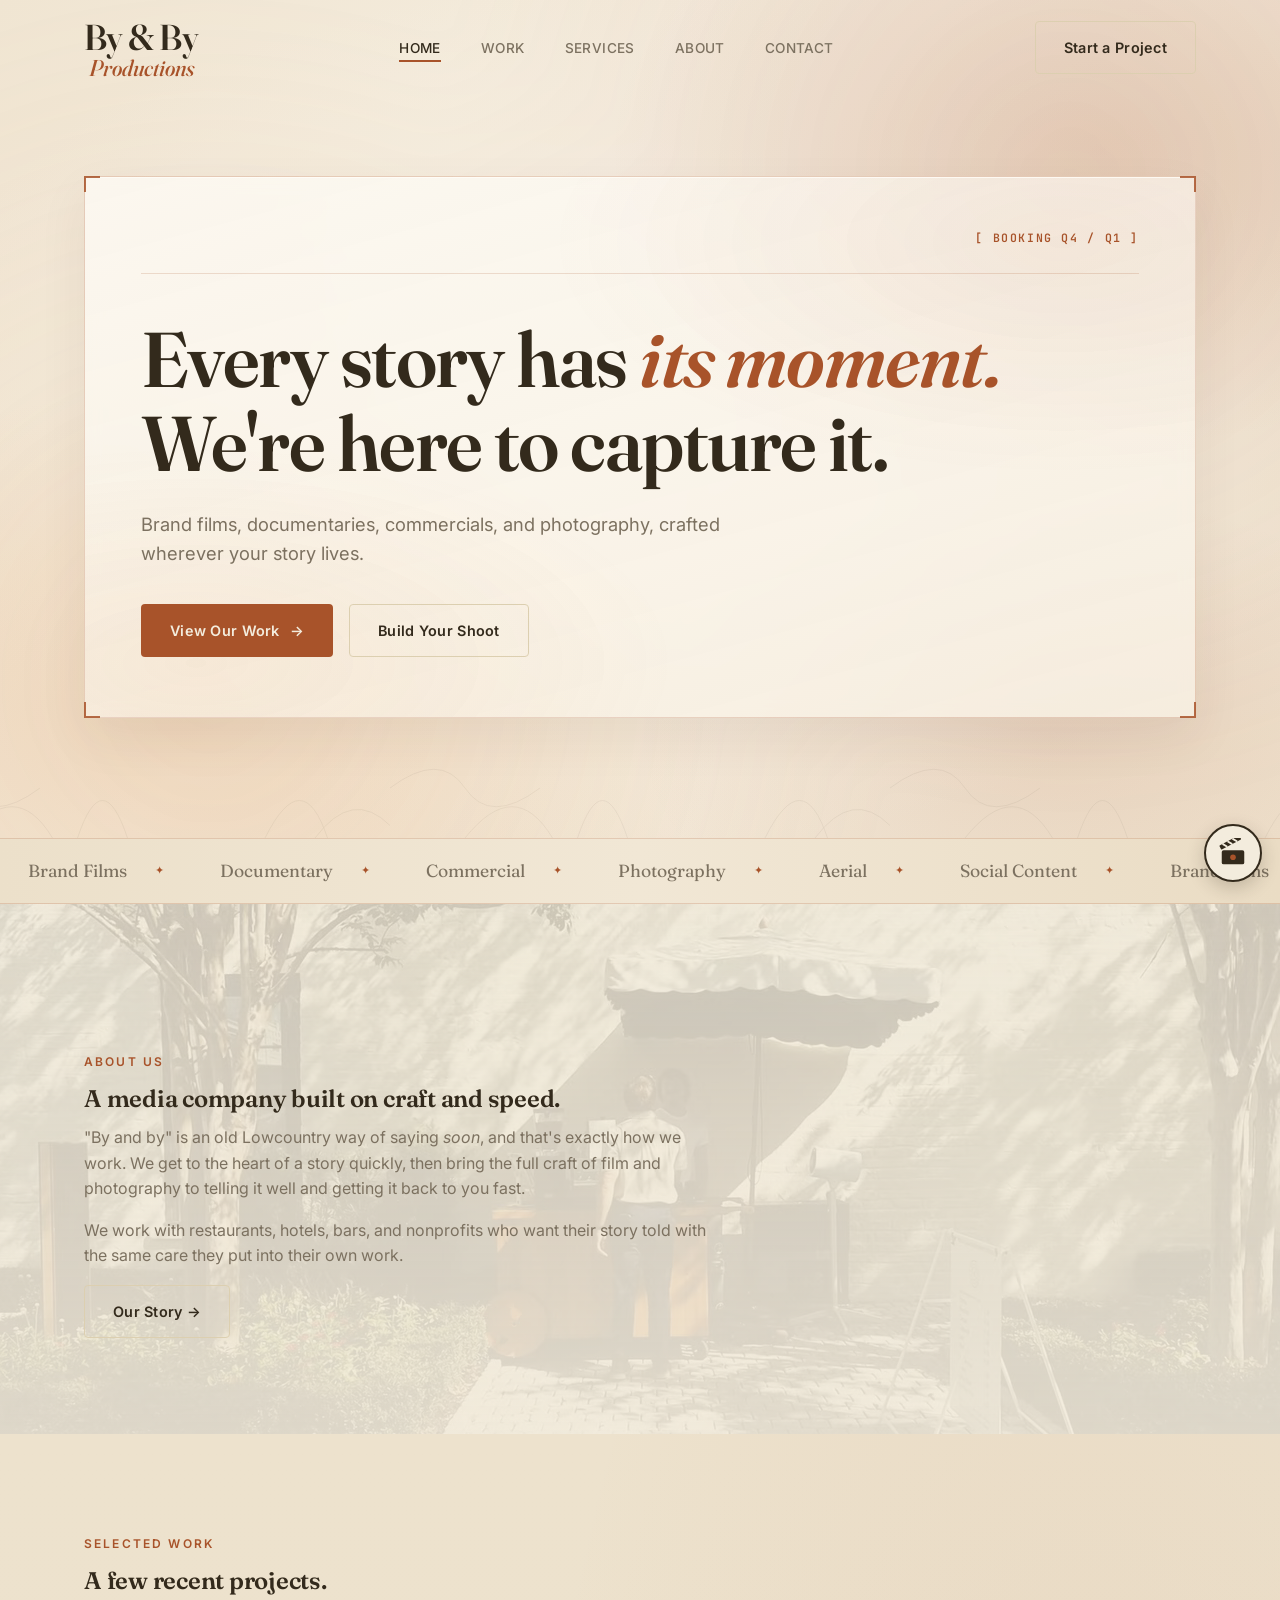
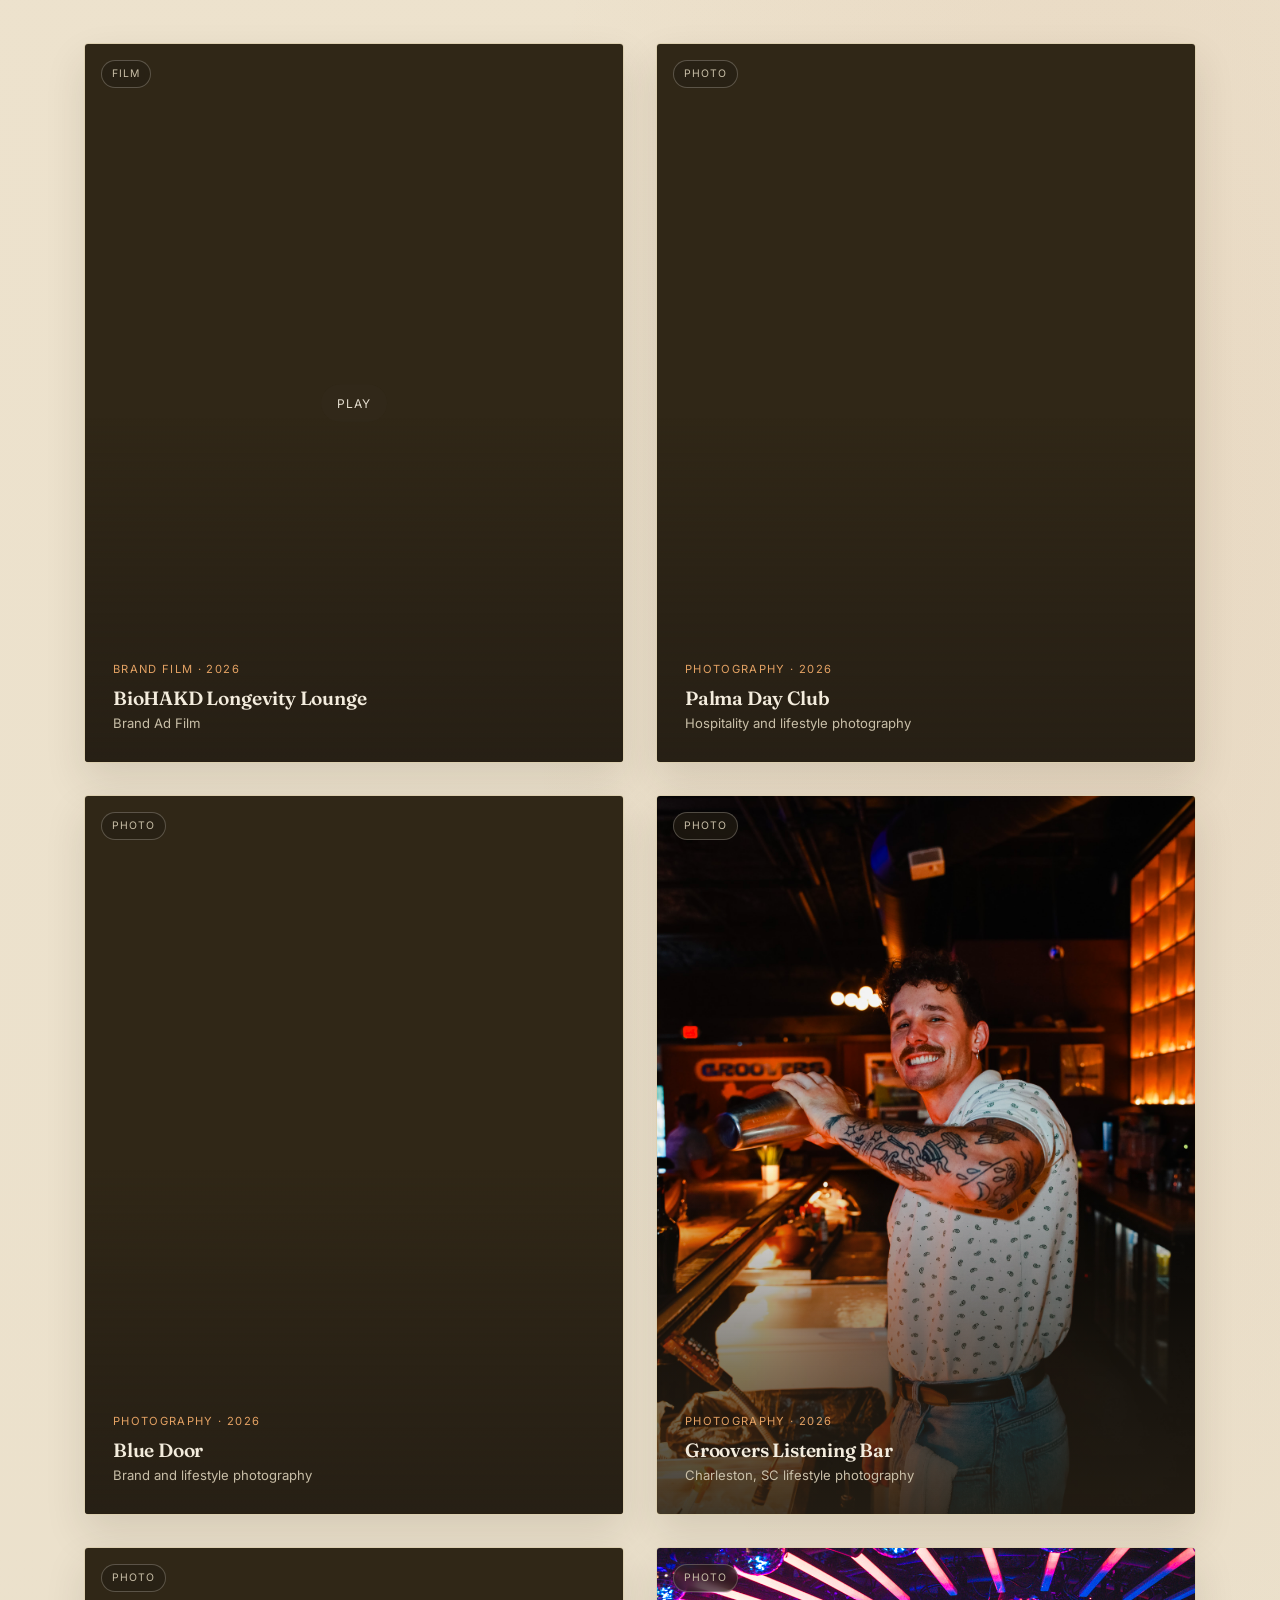
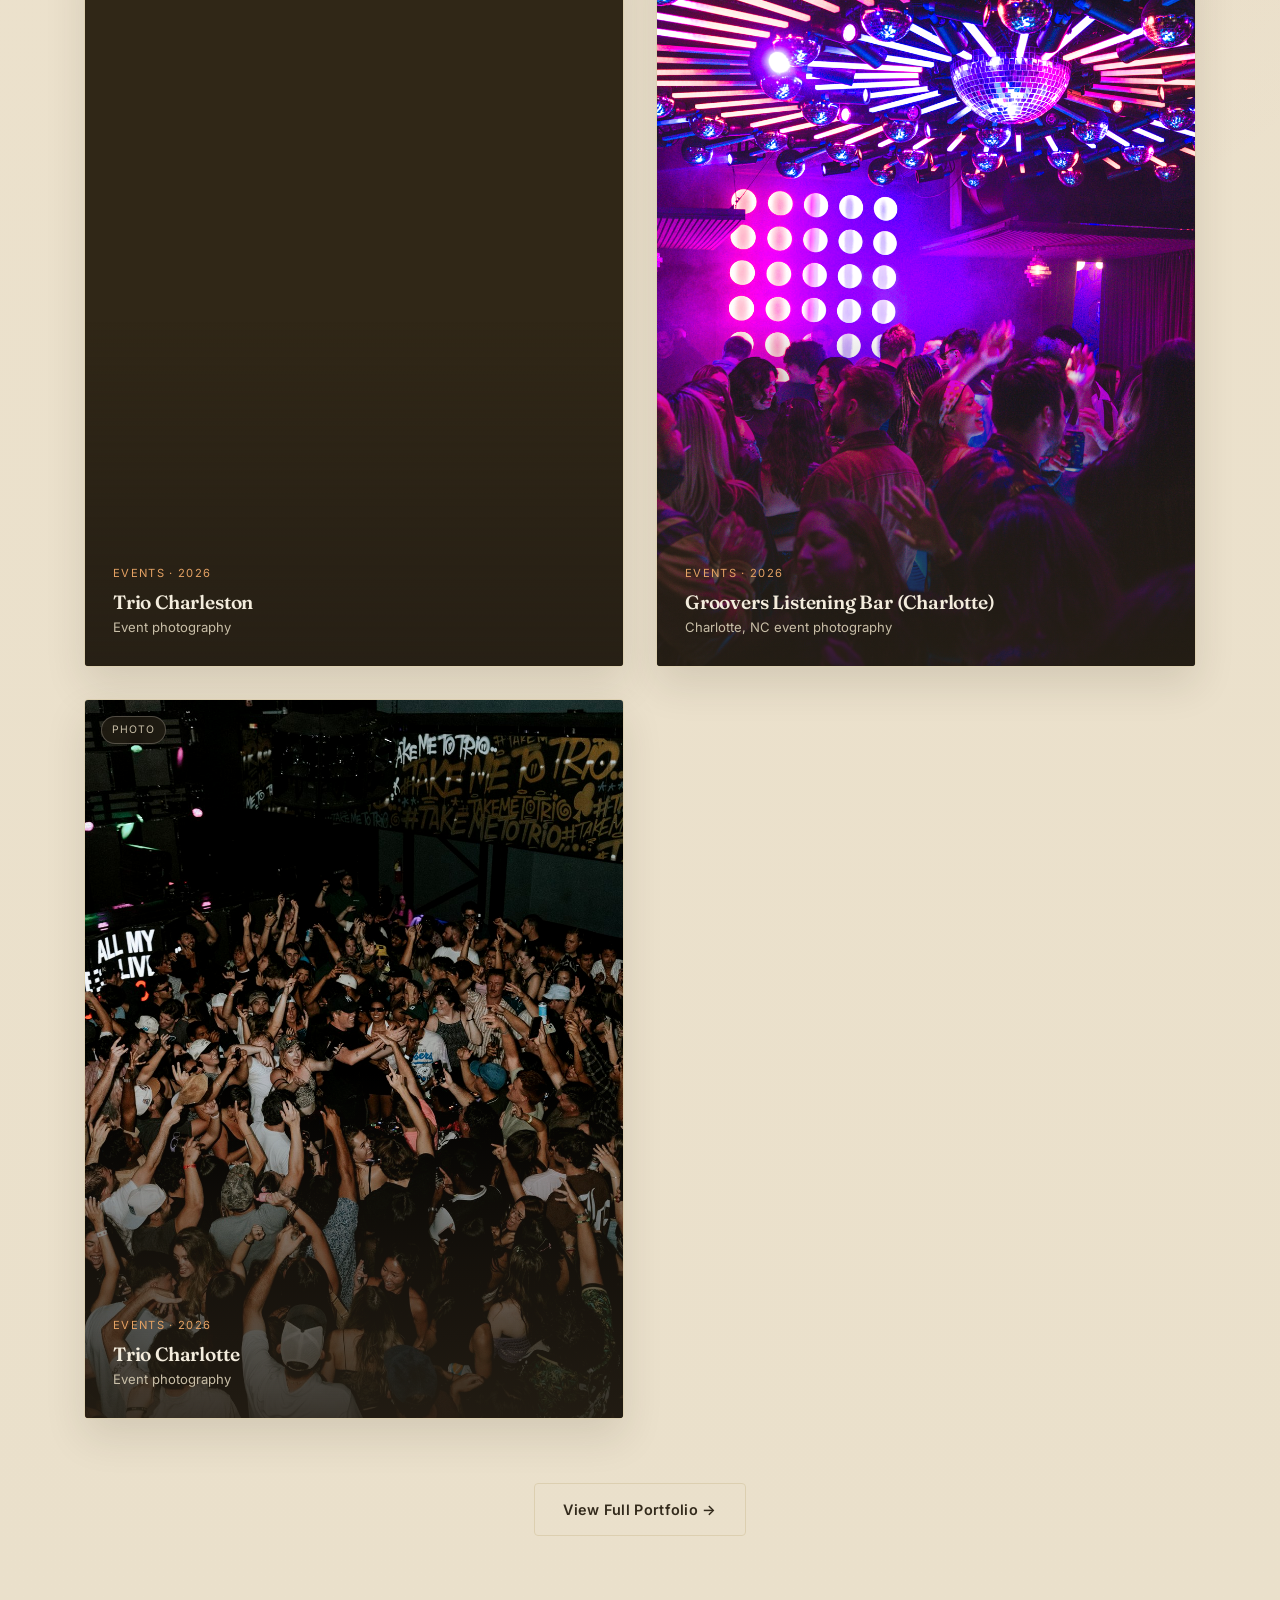
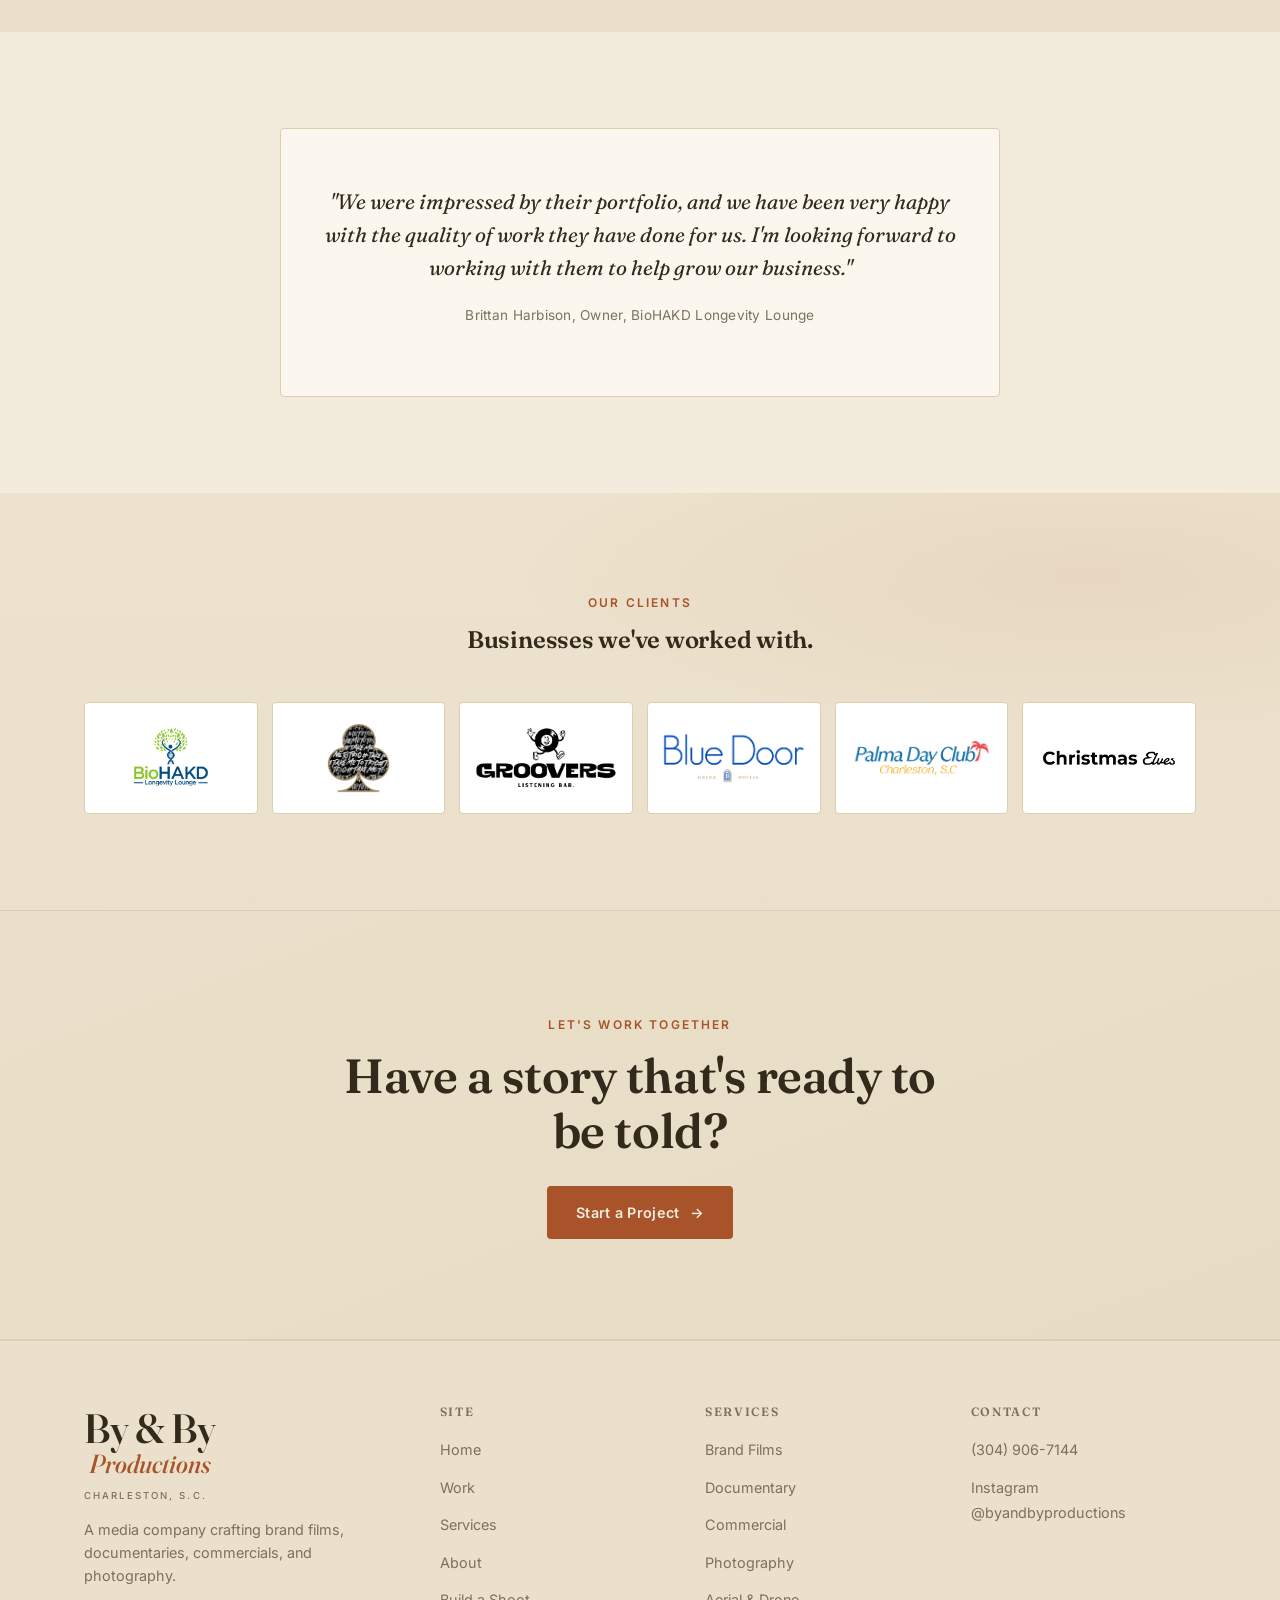
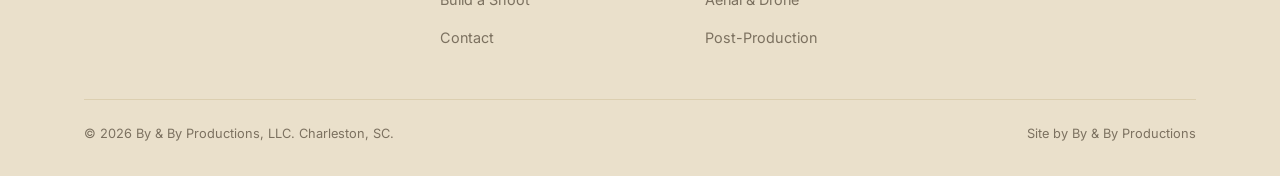
<file: index.html>
<!DOCTYPE html>
<html lang="en">
<head>
 <meta charset="UTF-8">
 <meta name="viewport" content="width=device-width, initial-scale=1.0">
 <title>By &amp; By Productions | Media Company</title>
 <meta name="description" content="By &amp; By Productions is a media company crafting brand films, documentaries, commercials, and photography.">
 <link rel="icon" href="assets/favicon.svg" type="image/svg+xml">
  <link rel="apple-touch-icon" href="assets/images/apple-touch-icon.png">
 <meta property="og:title" content="By &amp; By Productions | Media Company">
 <meta property="og:description" content="Brand films, documentaries, commercials, and photography made in Charleston, SC.">
 <meta property="og:type" content="website">
 <meta property="og:url" content="https://byandbyproductions.com/">
 <meta property="og:image" content="https://byandbyproductions.com/assets/images/og-share.png">
  <meta property="og:image:type" content="image/png">
  <meta property="og:image:width" content="1200">
  <meta property="og:image:height" content="630">
  <meta property="og:image:alt" content="By &amp; By Productions">
 <meta name="twitter:card" content="summary_large_image">
 <meta name="twitter:title" content="By &amp; By Productions | Media Company">
 <meta name="twitter:description" content="Brand films, documentaries, commercials, and photography made in Charleston, SC.">
 <meta name="twitter:image" content="https://byandbyproductions.com/assets/images/og-share.png">
 <link rel="preconnect" href="https://fonts.googleapis.com">
 <link rel="preconnect" href="https://fonts.gstatic.com" crossorigin>
 <link href="https://fonts.googleapis.com/css2?family=Fraunces:ital,opsz,wght@0,9..144,500..600;1,9..144,500&family=Inter:wght@400;500;600&family=JetBrains+Mono:wght@400;500;600&display=swap" rel="stylesheet">
 <link rel="stylesheet" href="css/style.css?v=31">
</head>
<body>

 <header class="site-header">
 <div class="container nav-inner">
 <a href="index.html" class="logo logo--text" aria-label="By &amp; By Productions"><span class="logo-mark" aria-hidden="true"><span class="logo-w">By &amp; By</span><span class="logo-p">Productions</span></span></a>
 <nav>
 <ul class="nav-links">
 <li><a href="index.html" class="active">Home</a></li>
 <li><a href="work.html">Work</a></li>
 <li><a href="services.html">Services</a></li>
 <li><a href="about.html">About</a></li>
 <li><a href="contact.html">Contact</a></li>
 </ul>
 </nav>
 <div class="nav-cta">
 <a href="contact.html" class="btn btn-outline">Start a Project</a>
 <button class="nav-toggle" aria-label="Toggle menu">
 <span></span><span></span><span></span>
 </button>
 </div>
 </div>
 </header>

 <main>
 <!-- Hero -->
 <section class="hero">
 <div class="container">
 <div class="hero-frame">
 <span class="hero-corner hero-corner--tl" aria-hidden="true"></span>
 <span class="hero-corner hero-corner--tr" aria-hidden="true"></span>
 <span class="hero-corner hero-corner--bl" aria-hidden="true"></span>
 <span class="hero-corner hero-corner--br" aria-hidden="true"></span>
 <div class="hero-finder-bar" role="status" aria-label="Camera viewfinder status">
 <a href="contact.html" class="hero-finder__booking">[ BOOKING Q4 / Q1 ]</a>
 </div>
 <div class="hero-inner">
 <h1>Every story has <em>its moment.</em> We're here to capture it.</h1>
 <p class="lede">Brand films, documentaries, commercials, and photography, crafted wherever your story lives.</p>
 <div class="hero-actions">
 <a href="work.html" class="btn btn-primary">View Our Work <span class="btn-arrow">&rarr;</span></a>
 <a href="contact.html" class="btn btn-outline">Build Your Shoot</a>
 </div>
 </div>
 </div>
 </div>
 </section>

 <!-- Ticker -->
 <div class="ticker">
 <div class="ticker-track">
 <span>Brand Films</span><span>Documentary</span><span>Commercial</span><span>Photography</span><span>Aerial</span><span>Social Content</span>
 <span>Brand Films</span><span>Documentary</span><span>Commercial</span><span>Photography</span><span>Aerial</span><span>Social Content</span>
 </div>
 </div>

 <!-- About teaser -->
 <section class="section home-about">
 <div class="home-about__bg" aria-hidden="true">
 <video class="home-about__video" autoplay muted loop playsinline webkit-playsinline preload="auto">
 <source src="assets/work/charleston/charleston-loop.mp4?v=3" type="video/mp4">
 <source src="assets/work/charleston/charleston-loop.webm?v=3" type="video/webm">
 </video>
 </div>
 <div class="container home-about__content">
 <div class="reveal" style="max-width: 640px;">
 <span class="eyebrow">About Us</span>
 <h2>A media company built on craft and speed.</h2>
 <p>"By and by" is an old Lowcountry way of saying <em>soon</em>, and that's exactly how we work. We get to the heart of a story quickly, then bring the full craft of film and photography to telling it well and getting it back to you fast.</p>
 <p>We work with restaurants, hotels, bars, and nonprofits who want their story told with the same care they put into their own work.</p>
 <a href="about.html" class="btn btn-outline">Our Story &rarr;</a>
 </div>
 </div>
 </section>

 <!-- Featured work -->
 <section class="section section--alt">
 <div class="container">
 <div class="section-head reveal">
 <span class="eyebrow">Selected Work</span>
 <h2>A few recent projects.</h2>
 </div>
 <div class="project-grid" data-featured-grid></div>
 <div class="work-cta-row reveal">
 <a href="work.html" class="btn btn-outline">View Full Portfolio &rarr;</a>
 </div>
 </div>
 </section>

 <!-- Testimonial -->
 <section class="section">
 <div class="container">
 <div class="testimonial-card reveal">
 <p class="quote">"We were impressed by their portfolio, and we have been very happy with the quality of work they have done for us. I'm looking forward to working with them to help grow our business."</p>
 <p class="who">Brittan Harbison, Owner, BioHAKD Longevity Lounge</p>
 </div>
 </div>
 </section>

 <!-- Clients -->
 <section class="section section--alt">
 <div class="container">
 <div class="section-head center reveal">
 <span class="eyebrow">Our Clients</span>
 <h2>Businesses we've worked with.</h2>
 </div>
 <div class="client-strip reveal">
 <div class="client-card client-card--mark">
 <img src="assets/clients/biohakd-logo.webp" alt="BioHAKD Longevity Lounge">
 </div>
 <div class="client-card client-card--mark">
 <img src="assets/clients/trio-logo.png" alt="Trio">
 </div>
 <div class="client-card">
 <img src="assets/clients/groovers-logo.webp?v=2" alt="Groovers Listening Bar">
 </div>
 <div class="client-card">
 <img src="assets/clients/bluedoor-logo.webp" alt="Blue Door">
 </div>
 <div class="client-card">
 <img src="assets/clients/palma-logo.webp" alt="Palma Day Club">
 </div>
 <div class="client-card">
 <img src="assets/clients/christmas-elves-logo.png" alt="Christmas Elves">
 </div>
 </div>
 </div>
 </section>

 <!-- Services -->
 

 <!-- Process -->
 

 <!-- CTA -->
 <section class="cta-banner">
 <div class="container reveal">
 <span class="eyebrow">Let's Work Together</span>
 <h2>Have a story that's ready to be told?</h2>
 <div class="hero-actions" style="justify-content:center; margin-top: 28px;">
 <a href="contact.html" class="btn btn-primary">Start a Project <span class="btn-arrow">&rarr;</span></a>
 </div>
 </div>
 </section>
 </main>

 <footer class="site-footer">
 <div class="container">
 <div class="footer-top">
 <div>
 <a href="index.html" class="logo logo--text logo--footer" aria-label="By &amp; By Productions"><span class="logo-mark" aria-hidden="true"><span class="logo-w">By &amp; By</span><span class="logo-p">Productions</span></span><span>Charleston, S.C.</span></a>
 <p style="margin-top:16px; font-size:0.9rem;">A media company crafting brand films, documentaries, commercials, and photography.</p>
 </div>
 <div>
 <h4>Site</h4>
 <ul>
 <li><a href="index.html">Home</a></li>
 <li><a href="work.html">Work</a></li>
 <li><a href="services.html">Services</a></li>
 <li><a href="about.html">About</a></li>
 <li><a href="contact.html">Build a Shoot</a></li>
 <li><a href="contact.html">Contact</a></li>
 </ul>
 </div>
 <div>
 <h4>Services</h4>
 <ul>
 <li><a href="services.html#service-brand-films">Brand Films</a></li>
 <li><a href="services.html#service-documentary">Documentary</a></li>
 <li><a href="services.html#service-commercial">Commercial</a></li>
 <li><a href="services.html#service-photography">Photography</a></li>
 <li><a href="services.html#service-aerial">Aerial &amp; Drone</a></li>
 <li><a href="services.html#service-post">Post-Production</a></li>
 </ul>
 </div>
 <div>
 <h4>Contact</h4>
 <ul>
 <li><a href="tel:+13049067144">(304) 906-7144</a></li>
 <li><a href="https://www.instagram.com/byandbyproductions/" target="_blank" rel="noopener">Instagram @byandbyproductions</a></li>
 </ul>
 </div>
 </div>
 <div class="footer-bottom">
 <span>&copy; <span data-year></span> By &amp; By Productions, LLC. Charleston, SC.</span>
 <span>Site by By &amp; By Productions</span>
 </div>
 </div>
 </footer>

 <script src="js/projects.js?v=19"></script>
 <script src="js/main.js?v=30"></script>
 <script src="js/clapper.js?v=19" defer></script>
</body>
</html>
</file>
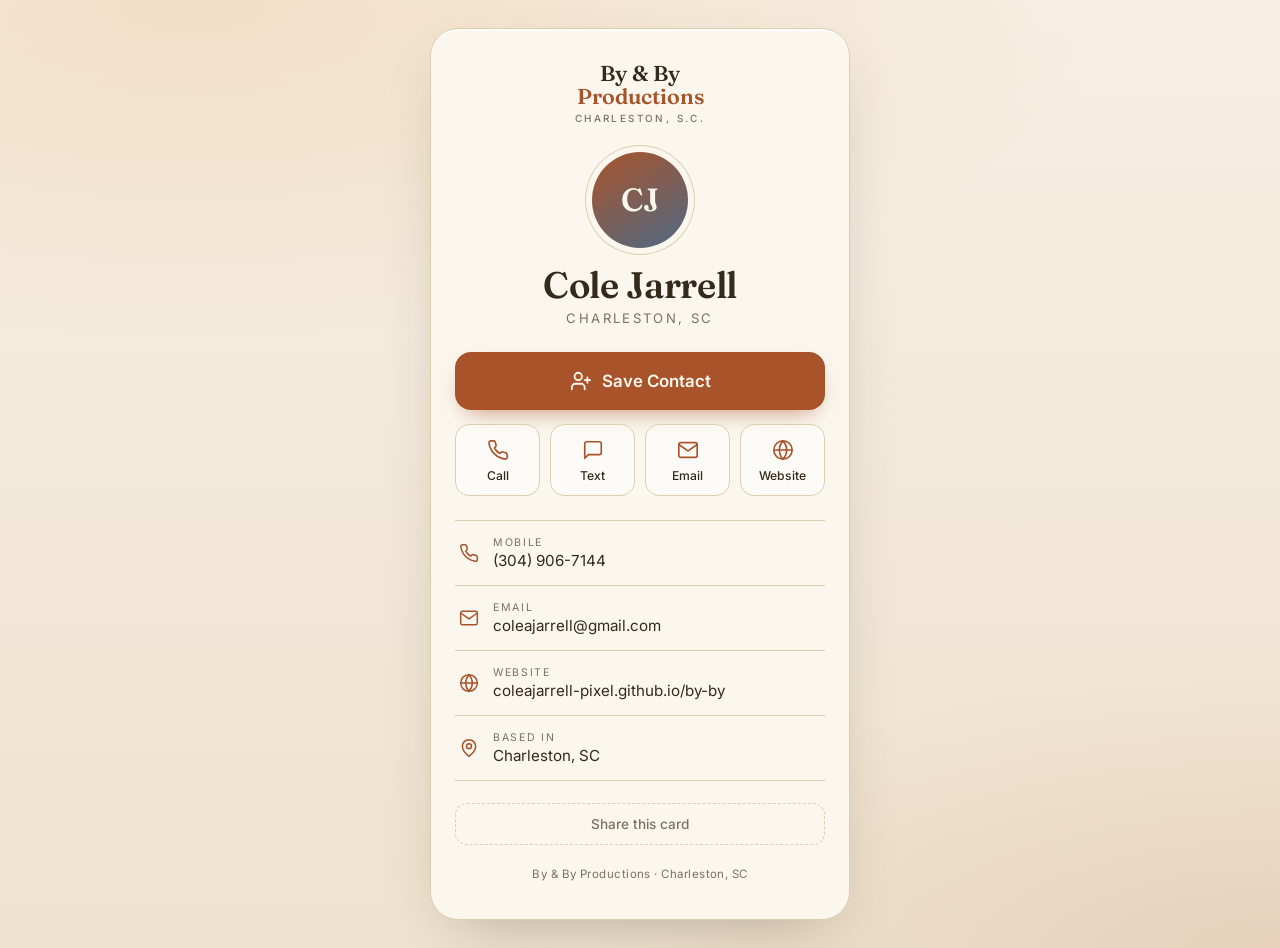
<file: card/cole/index.html>
<!DOCTYPE html>
<html lang="en">
<head>
 <meta charset="UTF-8">
 <meta name="viewport" content="width=device-width, initial-scale=1.0, viewport-fit=cover">
 <meta name="robots" content="noindex, nofollow">
 <meta name="theme-color" content="#f3ecdd">
 <meta name="apple-mobile-web-app-capable" content="yes">
 <meta name="apple-mobile-web-app-title" content="Cole Jarrell">
 <title>Cole Jarrell | By &amp; By Productions</title>
 <meta name="description" content="Contact card for Cole Jarrell, By &amp; By Productions, Charleston, SC.">
 <meta property="og:title" content="Cole Jarrell | By &amp; By Productions">
 <meta property="og:description" content="Tap to save my contact.">
 <meta property="og:image" content="https://coleajarrell-pixel.github.io/by-by/assets/work/video/biohakd-ad-1-poster.jpg">
 <link rel="icon" href="../../assets/favicon.svg" type="image/svg+xml">
 <link rel="apple-touch-icon" href="cole-mark.png">
 <link rel="preconnect" href="https://fonts.googleapis.com">
 <link rel="preconnect" href="https://fonts.gstatic.com" crossorigin>
 <link href="https://fonts.googleapis.com/css2?family=Fraunces:ital,wght@0,500;0,600;1,500;1,600&family=Inter:wght@400;500;600&display=swap" rel="stylesheet">
 <style>
  :root{--bg:#f3ecdd;--surface:#fbf7ee;--border:#dccfb0;--text:#332a1c;--muted:#7c7160;--accent:#a8532a;--accent-h:#8a431f;--soft:#e4a264}
  *{box-sizing:border-box}
  html,body{margin:0}
  body{min-height:100vh;min-height:100dvh;font-family:"Inter",-apple-system,BlinkMacSystemFont,sans-serif;color:var(--text);-webkit-font-smoothing:antialiased;
   background:radial-gradient(120% 60% at 15% 0%,rgba(228,162,100,.22),transparent 60%),radial-gradient(90% 50% at 100% 100%,rgba(168,83,42,.12),transparent 60%),linear-gradient(180deg,#f6efe2,#efe2ce);
   display:flex;justify-content:center;padding:calc(env(safe-area-inset-top) + 28px) 18px calc(env(safe-area-inset-bottom) + 28px)}
  .card{width:100%;max-width:420px;background:var(--surface);border:1px solid var(--border);border-radius:28px;padding:34px 24px 26px;box-shadow:0 24px 60px -28px rgba(51,42,28,.35),0 2px 0 rgba(255,255,255,.7) inset;text-align:center;align-self:flex-start;animation:rise .6s ease both}
  @keyframes rise{from{opacity:0;transform:translateY(14px)}to{opacity:1;transform:none}}
  .logo{font-family:"Fraunces",Georgia,serif;font-weight:600;font-size:1.35rem;line-height:1.05;display:inline-flex;flex-direction:column;color:var(--text);text-decoration:none}
  .logo em{font-style:normal;color:var(--accent)}
  .logo span{font-family:"Inter",sans-serif;font-size:.62rem;letter-spacing:.24em;text-transform:uppercase;color:var(--muted);font-weight:500;margin-top:5px}
  .avatar{width:96px;height:96px;border-radius:50%;margin:28px auto 18px;display:flex;align-items:center;justify-content:center;background:linear-gradient(150deg,var(--accent),#4f6a85);color:#fbf7ee;font-family:"Fraunces",Georgia,serif;font-size:2rem;font-weight:600;box-shadow:0 0 0 6px var(--surface),0 0 0 7px var(--border)}
  h1{font-family:"Fraunces",Georgia,serif;font-weight:600;font-size:2.3rem;letter-spacing:-.01em;margin:0 0 6px;line-height:1.05}
  .loc{color:var(--muted);font-size:.82rem;letter-spacing:.18em;text-transform:uppercase;margin:0 0 26px}
  .save{display:flex;align-items:center;justify-content:center;gap:10px;width:100%;padding:18px 20px;border-radius:16px;background:var(--accent);color:#fbf7ee;font-weight:600;font-size:1.06rem;text-decoration:none;box-shadow:0 10px 24px -12px rgba(168,83,42,.8);transition:background .2s,transform .1s}
  .save:active{transform:scale(.98);background:var(--accent-h)}
  .actions{display:grid;grid-template-columns:repeat(4,1fr);gap:10px;margin:14px 0 24px}
  .actions a{display:flex;flex-direction:column;align-items:center;gap:7px;padding:14px 4px 12px;border:1px solid var(--border);border-radius:14px;background:#fff8;color:var(--text);text-decoration:none;font-size:.76rem;font-weight:500;transition:transform .1s,border-color .2s}
  .actions a:active{transform:scale(.96);border-color:var(--accent)}
  .actions svg{width:22px;height:22px;stroke:var(--accent);fill:none;stroke-width:1.8;stroke-linecap:round;stroke-linejoin:round}
  .details{list-style:none;margin:0;padding:0;text-align:left;border-top:1px solid var(--border)}
  .details li{border-bottom:1px solid var(--border)}
  .details a,.details div{display:flex;align-items:center;gap:14px;padding:15px 4px;color:var(--text);text-decoration:none;font-size:.95rem}
  .details small{display:block;font-size:.66rem;letter-spacing:.16em;text-transform:uppercase;color:var(--muted);margin-bottom:2px}
  .details svg{flex:none;width:20px;height:20px;stroke:var(--accent);fill:none;stroke-width:1.8;stroke-linecap:round;stroke-linejoin:round}
  .details span{min-width:0;overflow-wrap:anywhere}
  .share{margin-top:22px;background:none;border:1px dashed var(--border);border-radius:12px;padding:12px 16px;width:100%;font:500 .85rem "Inter",sans-serif;color:var(--muted);cursor:pointer}
  .qr{display:none;margin:16px auto 0;width:220px;border-radius:12px}
  .qr.on{display:block}
  .foot{margin-top:22px;font-size:.72rem;color:var(--muted);letter-spacing:.04em}
 </style>
</head>
<body>
 <main class="card">
  <a class="logo" href="https://coleajarrell-pixel.github.io/by-by/">By &amp; By <em>Productions</em><span>Charleston, S.C.</span></a>
  <div class="avatar" aria-hidden="true">CJ</div>
  <h1>Cole Jarrell</h1>
  <p class="loc">Charleston, SC</p>

  <a class="save" href="../cole-jarrell.vcf" download="Cole-Jarrell.vcf">
   <svg width="22" height="22" viewBox="0 0 24 24" fill="none" stroke="currentColor" stroke-width="2" stroke-linecap="round" stroke-linejoin="round" aria-hidden="true"><path d="M16 21v-2a4 4 0 0 0-4-4H6a4 4 0 0 0-4 4v2"/><circle cx="9" cy="7" r="4"/><path d="M19 8v6M22 11h-6"/></svg>
   Save Contact
  </a>

  <nav class="actions" aria-label="Quick actions">
   <a href="tel:+13049067144"><svg viewBox="0 0 24 24"><path d="M22 16.9v3a2 2 0 0 1-2.2 2 19.8 19.8 0 0 1-8.6-3.1 19.5 19.5 0 0 1-6-6A19.8 19.8 0 0 1 2.1 4.2 2 2 0 0 1 4.1 2h3a2 2 0 0 1 2 1.7c.1.9.4 1.8.7 2.7a2 2 0 0 1-.5 2.1L8 9.8a16 16 0 0 0 6 6l1.3-1.3a2 2 0 0 1 2.1-.4c.9.3 1.8.6 2.7.7a2 2 0 0 1 1.7 2z"/></svg>Call</a>
   <a href="sms:+13049067144"><svg viewBox="0 0 24 24"><path d="M21 15a2 2 0 0 1-2 2H7l-4 4V5a2 2 0 0 1 2-2h14a2 2 0 0 1 2 2z"/></svg>Text</a>
   <a href="mailto:coleajarrell@gmail.com"><svg viewBox="0 0 24 24"><rect x="2" y="4" width="20" height="16" rx="2"/><path d="m22 6-10 7L2 6"/></svg>Email</a>
   <a href="https://coleajarrell-pixel.github.io/by-by/"><svg viewBox="0 0 24 24"><circle cx="12" cy="12" r="10"/><path d="M2 12h20M12 2a15.3 15.3 0 0 1 4 10 15.3 15.3 0 0 1-4 10 15.3 15.3 0 0 1-4-10 15.3 15.3 0 0 1 4-10z"/></svg>Website</a>
  </nav>

  <ul class="details">
   <li><a href="tel:+13049067144"><svg viewBox="0 0 24 24"><path d="M22 16.9v3a2 2 0 0 1-2.2 2 19.8 19.8 0 0 1-8.6-3.1 19.5 19.5 0 0 1-6-6A19.8 19.8 0 0 1 2.1 4.2 2 2 0 0 1 4.1 2h3a2 2 0 0 1 2 1.7c.1.9.4 1.8.7 2.7a2 2 0 0 1-.5 2.1L8 9.8a16 16 0 0 0 6 6l1.3-1.3a2 2 0 0 1 2.1-.4c.9.3 1.8.6 2.7.7a2 2 0 0 1 1.7 2z"/></svg><span><small>Mobile</small>(304) 906-7144</span></a></li>
   <li><a href="mailto:coleajarrell@gmail.com"><svg viewBox="0 0 24 24"><rect x="2" y="4" width="20" height="16" rx="2"/><path d="m22 6-10 7L2 6"/></svg><span><small>Email</small>coleajarrell@gmail.com</span></a></li>
   <li><a href="https://coleajarrell-pixel.github.io/by-by/"><svg viewBox="0 0 24 24"><circle cx="12" cy="12" r="10"/><path d="M2 12h20M12 2a15.3 15.3 0 0 1 4 10 15.3 15.3 0 0 1-4 10 15.3 15.3 0 0 1-4-10 15.3 15.3 0 0 1 4-10z"/></svg><span><small>Website</small>coleajarrell-pixel.github.io/by-by</span></a></li>
   <li><div><svg viewBox="0 0 24 24"><path d="M20 10c0 6-8 12-8 12s-8-6-8-12a8 8 0 0 1 16 0z"/><circle cx="12" cy="10" r="3"/></svg><span><small>Based in</small>Charleston, SC</span></div></li>
  </ul>

  <button class="share" type="button" id="share">Share this card</button>
  <img class="qr" id="qr" src="cole-qr-branded.png" alt="QR code for Cole Jarrell's contact card" width="220" height="220">
  <p class="foot">By &amp; By Productions &middot; Charleston, SC</p>
 </main>
 <script>
  document.getElementById('share').addEventListener('click', function () {
   var data = { title: 'Cole Jarrell | By & By Productions', url: location.href };
   if (navigator.share) { navigator.share(data).catch(function(){}); }
   else { document.getElementById('qr').classList.toggle('on'); }
  });
 </script>
</body>
</html>
</file>
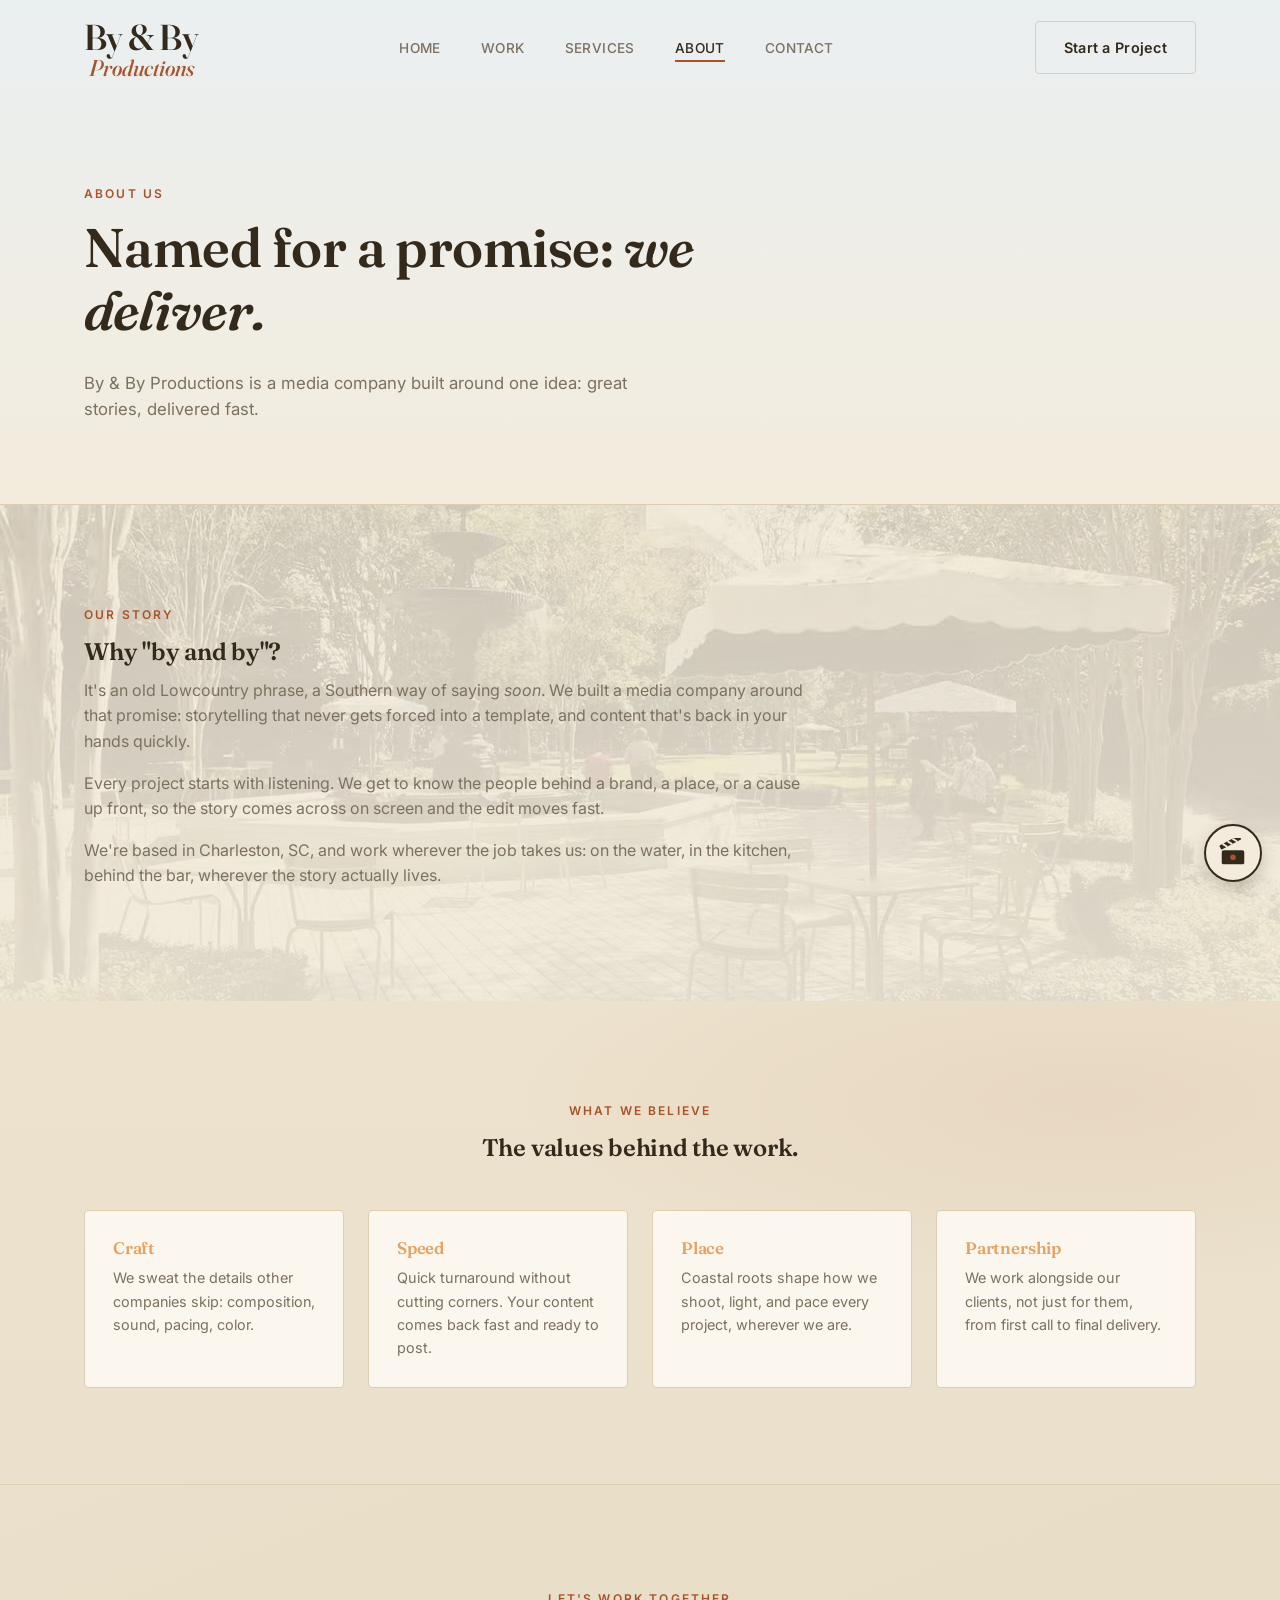
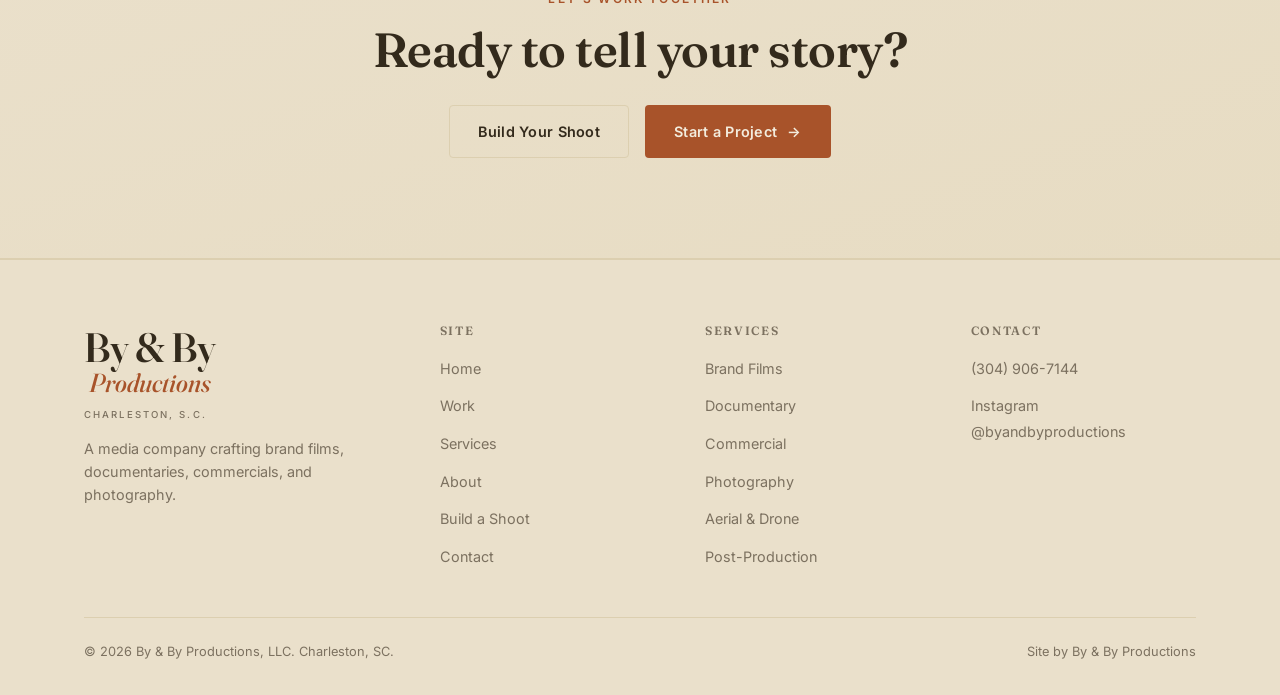
<file: about.html>
<!DOCTYPE html>
<html lang="en">
<head>
 <meta charset="UTF-8">
 <meta name="viewport" content="width=device-width, initial-scale=1.0">
 <title>About | By &amp; By Productions</title>
 <meta name="description" content="By &amp; By Productions is a media company crafting standout stories with fast, polished delivery.">
 <link rel="icon" href="assets/favicon.svg" type="image/svg+xml">
  <link rel="apple-touch-icon" href="assets/images/apple-touch-icon.png">
 <meta property="og:title" content="About | By &amp; By Productions">
 <meta property="og:description" content="By &amp; By Productions is a media company crafting standout stories with fast, polished delivery.">
 <meta property="og:type" content="website">
 <meta property="og:url" content="https://byandbyproductions.com/about.html">
 <meta property="og:image" content="https://byandbyproductions.com/assets/images/og-share.png">
  <meta property="og:image:type" content="image/png">
  <meta property="og:image:width" content="1200">
  <meta property="og:image:height" content="630">
  <meta property="og:image:alt" content="By &amp; By Productions">
 <meta name="twitter:card" content="summary_large_image">
 <meta name="twitter:title" content="About | By &amp; By Productions">
 <meta name="twitter:description" content="By &amp; By Productions is a media company crafting standout stories with fast, polished delivery.">
 <meta name="twitter:image" content="https://byandbyproductions.com/assets/images/og-share.png">
 <link rel="preconnect" href="https://fonts.googleapis.com">
 <link rel="preconnect" href="https://fonts.gstatic.com" crossorigin>
 <link href="https://fonts.googleapis.com/css2?family=Fraunces:ital,opsz,wght@0,9..144,500..600;1,9..144,500&family=Inter:wght@400;500;600&family=JetBrains+Mono:wght@400;500;600&display=swap" rel="stylesheet">
 <link rel="stylesheet" href="css/style.css?v=31">
</head>
<body>

 <header class="site-header">
 <div class="container nav-inner">
 <a href="index.html" class="logo logo--text" aria-label="By &amp; By Productions"><span class="logo-mark" aria-hidden="true"><span class="logo-w">By &amp; By</span><span class="logo-p">Productions</span></span></a>
 <nav>
 <ul class="nav-links">
 <li><a href="index.html">Home</a></li>
 <li><a href="work.html">Work</a></li>
 <li><a href="services.html">Services</a></li>
 <li><a href="about.html" class="active">About</a></li>
 <li><a href="contact.html">Contact</a></li>
 </ul>
 </nav>
 <div class="nav-cta">
 <a href="contact.html" class="btn btn-outline">Start a Project</a>
 <button class="nav-toggle" aria-label="Toggle menu">
 <span></span><span></span><span></span>
 </button>
 </div>
 </div>
 </header>

 <main>
 <section class="page-hero">
 <div class="container">
 <span class="eyebrow">About Us</span>
 <h1>Named for a promise: <em>we deliver.</em></h1>
 <p class="lede">By &amp; By Productions is a media company built around one idea: great stories, delivered fast.</p>
 </div>
 </section>

 <section class="section home-about">
 <div class="home-about__bg" aria-hidden="true">
 <video class="home-about__video" autoplay muted loop playsinline webkit-playsinline preload="auto">
 <source src="assets/work/charleston/charleston-loop.mp4?v=3" type="video/mp4">
 <source src="assets/work/charleston/charleston-loop.webm?v=3" type="video/webm">
 </video>
 </div>
 <div class="container home-about__content">
 <div class="reveal" style="max-width: 720px;">
 <span class="eyebrow">Our Story</span>
 <h2>Why "by and by"?</h2>
 <p>It's an old Lowcountry phrase, a Southern way of saying <em>soon</em>. We built a media company around that promise: storytelling that never gets forced into a template, and content that's back in your hands quickly.</p>
 <p>Every project starts with listening. We get to know the people behind a brand, a place, or a cause up front, so the story comes across on screen and the edit moves fast.</p>
 <p>We're based in Charleston, SC, and work wherever the job takes us: on the water, in the kitchen, behind the bar, wherever the story actually lives.</p>
 </div>
 </div>
 </section>

 <section class="section section--alt">
 <div class="container">
 <div class="section-head center reveal">
 <span class="eyebrow">What We Believe</span>
 <h2>The values behind the work.</h2>
 </div>
 <div class="values-grid reveal">
 <div class="value-card">
 <h3>Craft</h3>
 <p>We sweat the details other companies skip: composition, sound, pacing, color.</p>
 </div>
 <div class="value-card">
 <h3>Speed</h3>
 <p>Quick turnaround without cutting corners. Your content comes back fast and ready to post.</p>
 </div>
 <div class="value-card">
 <h3>Place</h3>
 <p>Coastal roots shape how we shoot, light, and pace every project, wherever we are.</p>
 </div>
 <div class="value-card">
 <h3>Partnership</h3>
 <p>We work alongside our clients, not just for them, from first call to final delivery.</p>
 </div>
 </div>
 </div>
 </section>

 <section class="cta-banner">
 <div class="container reveal">
 <span class="eyebrow">Let's Work Together</span>
 <h2>Ready to tell your story?</h2>
 <div class="hero-actions" style="justify-content:center; margin-top: 28px;">
 <a href="contact.html" class="btn btn-outline">Build Your Shoot</a>
 <a href="contact.html" class="btn btn-primary">Start a Project <span class="btn-arrow">&rarr;</span></a>
 </div>
 </div>
 </section>
 </main>

 <footer class="site-footer">
 <div class="container">
 <div class="footer-top">
 <div>
 <a href="index.html" class="logo logo--text logo--footer" aria-label="By &amp; By Productions"><span class="logo-mark" aria-hidden="true"><span class="logo-w">By &amp; By</span><span class="logo-p">Productions</span></span><span>Charleston, S.C.</span></a>
 <p style="margin-top:16px; font-size:0.9rem;">A media company crafting brand films, documentaries, commercials, and photography.</p>
 </div>
 <div>
 <h4>Site</h4>
 <ul>
 <li><a href="index.html">Home</a></li>
 <li><a href="work.html">Work</a></li>
 <li><a href="services.html">Services</a></li>
 <li><a href="about.html">About</a></li>
 <li><a href="contact.html">Build a Shoot</a></li>
 <li><a href="contact.html">Contact</a></li>
 </ul>
 </div>
 <div>
 <h4>Services</h4>
 <ul>
 <li><a href="services.html#service-brand-films">Brand Films</a></li>
 <li><a href="services.html#service-documentary">Documentary</a></li>
 <li><a href="services.html#service-commercial">Commercial</a></li>
 <li><a href="services.html#service-photography">Photography</a></li>
 <li><a href="services.html#service-aerial">Aerial &amp; Drone</a></li>
 <li><a href="services.html#service-post">Post-Production</a></li>
 </ul>
 </div>
 <div>
 <h4>Contact</h4>
 <ul>
 <li><a href="tel:+13049067144">(304) 906-7144</a></li>
 <li><a href="https://www.instagram.com/byandbyproductions/" target="_blank" rel="noopener">Instagram @byandbyproductions</a></li>
 </ul>
 </div>
 </div>
 <div class="footer-bottom">
 <span>&copy; <span data-year></span> By &amp; By Productions, LLC. Charleston, SC.</span>
 <span>Site by By &amp; By Productions</span>
 </div>
 </div>
 </footer>

 <script src="js/main.js?v=30"></script>
 <script src="js/clapper.js?v=19" defer></script>
</body>
</html>
</file>
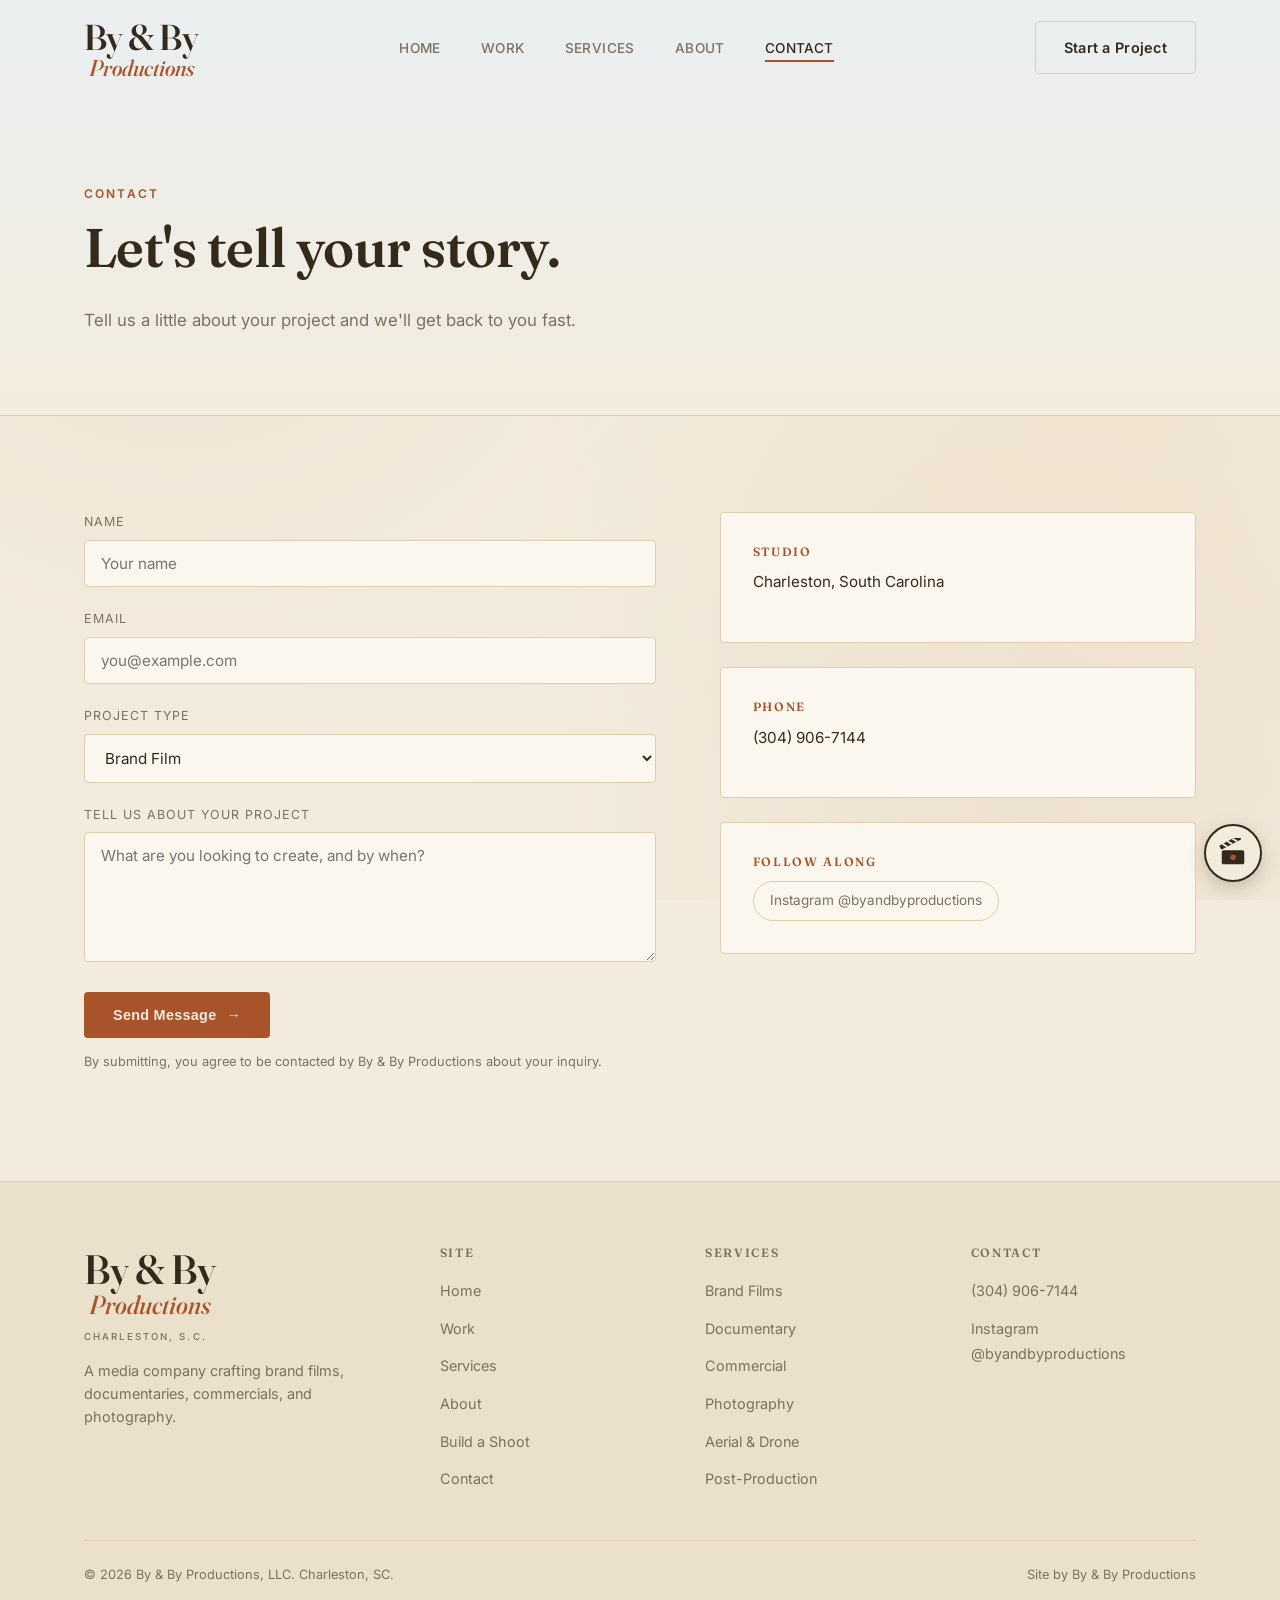
<file: contact.html>
<!DOCTYPE html>
<html lang="en">
<head>
 <meta charset="UTF-8">
 <meta name="viewport" content="width=device-width, initial-scale=1.0">
 <title>Contact | By &amp; By Productions</title>
 <meta name="description" content="Start a project with By &amp; By Productions, a media company based in Charleston, SC.">
 <link rel="icon" href="assets/favicon.svg" type="image/svg+xml">
  <link rel="apple-touch-icon" href="assets/images/apple-touch-icon.png">
 <meta property="og:title" content="Contact | By &amp; By Productions">
 <meta property="og:description" content="Start a project with By &amp; By Productions, a media company based in Charleston, SC.">
 <meta property="og:type" content="website">
 <meta property="og:url" content="https://byandbyproductions.com/contact.html">
 <meta property="og:image" content="https://byandbyproductions.com/assets/images/og-share.png">
  <meta property="og:image:type" content="image/png">
  <meta property="og:image:width" content="1200">
  <meta property="og:image:height" content="630">
  <meta property="og:image:alt" content="By &amp; By Productions">
 <meta name="twitter:card" content="summary_large_image">
 <meta name="twitter:title" content="Contact | By &amp; By Productions">
 <meta name="twitter:description" content="Start a project with By &amp; By Productions, a media company based in Charleston, SC.">
 <meta name="twitter:image" content="https://byandbyproductions.com/assets/images/og-share.png">
 <link rel="preconnect" href="https://fonts.googleapis.com">
 <link rel="preconnect" href="https://fonts.gstatic.com" crossorigin>
 <link href="https://fonts.googleapis.com/css2?family=Fraunces:ital,opsz,wght@0,9..144,500..600;1,9..144,500&family=Inter:wght@400;500;600&family=JetBrains+Mono:wght@400;500;600&display=swap" rel="stylesheet">
 <link rel="stylesheet" href="css/style.css?v=31">
</head>
<body>

 <header class="site-header">
 <div class="container nav-inner">
 <a href="index.html" class="logo logo--text" aria-label="By &amp; By Productions"><span class="logo-mark" aria-hidden="true"><span class="logo-w">By &amp; By</span><span class="logo-p">Productions</span></span></a>
 <nav>
 <ul class="nav-links">
 <li><a href="index.html">Home</a></li>
 <li><a href="work.html">Work</a></li>
 <li><a href="services.html">Services</a></li>
 <li><a href="about.html">About</a></li>
 <li><a href="contact.html" class="active">Contact</a></li>
 </ul>
 </nav>
 <div class="nav-cta">
 <a href="contact.html" class="btn btn-outline">Start a Project</a>
 <button class="nav-toggle" aria-label="Toggle menu">
 <span></span><span></span><span></span>
 </button>
 </div>
 </div>
 </header>

 <main>
 <section class="page-hero">
 <div class="container">
 <span class="eyebrow">Contact</span>
 <h1>Let's tell your story.</h1>
 <p class="lede">Tell us a little about your project and we'll get back to you fast.</p>
 </div>
 </section>

 <section class="section">
 <div class="container contact-grid">
 <div class="reveal">
 <div class="slate-prefill-banner" id="slate-prefill-banner" hidden>
 <div class="slate-prefill-banner__head">
 <span class="slate-prefill-banner__badge">&#9679; SLATE ATTACHED</span>
 </div>
 <p class="slate-prefill-banner__text" data-prefill-summary>Your selected deliverables have been loaded into the project message below.</p>
 </div>
 <!-- Contact form posts via Web3Forms (submitted with fetch in js/main.js). -->
 <form id="contact-form" name="contact" method="POST" action="https://api.web3forms.com/submit">
 <input type="hidden" name="access_key" value="a419a816-3ab0-4397-a930-7568c1c690ff">
 <input type="hidden" name="subject" value="New project inquiry | By &amp; By Productions">
 <input type="hidden" name="from_name" value="By &amp; By Website">
 <input type="checkbox" name="botcheck" style="display:none" tabindex="-1" autocomplete="off">
 <div class="form-row">
 <label for="name">Name</label>
 <input type="text" id="name" name="name" placeholder="Your name" required>
 </div>
 <div class="form-row">
 <label for="email">Email</label>
 <input type="email" id="email" name="email" placeholder="you@example.com" required>
 </div>
 <div class="form-row">
 <label for="project-type">Project Type</label>
 <select id="project-type" name="project-type">
 <option>Brand Film</option>
 <option>Documentary</option>
 <option>Commercial &amp; Advertising</option>
 <option>Photography</option>
 <option>Aerial / Drone</option>
 <option>Something Else</option>
 </select>
 </div>
 <div class="form-row">
 <label for="message">Tell us about your project</label>
 <textarea id="message" name="message" placeholder="What are you looking to create, and by when?" required></textarea>
 </div>
 <button type="submit" class="btn btn-primary">Send Message <span class="btn-arrow">&rarr;</span></button>
 <p class="form-status"></p>
 <p class="form-note">By submitting, you agree to be contacted by By &amp; By Productions about your inquiry.</p>
 </form>
 </div>

 <div>
 <div class="info-card reveal">
 <h3>Studio</h3>
 <p>Charleston, South Carolina</p>
 </div>
 <div class="info-card reveal">
 <h3>Phone</h3>
 <p><a href="tel:+13049067144">(304) 906-7144</a></p>
 </div>
 <div class="info-card reveal">
 <h3>Follow Along</h3>
 <div class="social-row">
 <a href="https://www.instagram.com/byandbyproductions/" target="_blank" rel="noopener">Instagram @byandbyproductions</a>
 </div>
 </div>
 </div>
 </div>
 </section>
 </main>

 <footer class="site-footer">
 <div class="container">
 <div class="footer-top">
 <div>
 <a href="index.html" class="logo logo--text logo--footer" aria-label="By &amp; By Productions"><span class="logo-mark" aria-hidden="true"><span class="logo-w">By &amp; By</span><span class="logo-p">Productions</span></span><span>Charleston, S.C.</span></a>
 <p style="margin-top:16px; font-size:0.9rem;">A media company crafting brand films, documentaries, commercials, and photography.</p>
 </div>
 <div>
 <h4>Site</h4>
 <ul>
 <li><a href="index.html">Home</a></li>
 <li><a href="work.html">Work</a></li>
 <li><a href="services.html">Services</a></li>
 <li><a href="about.html">About</a></li>
 <li><a href="contact.html">Build a Shoot</a></li>
 <li><a href="contact.html">Contact</a></li>
 </ul>
 </div>
 <div>
 <h4>Services</h4>
 <ul>
 <li><a href="services.html#service-brand-films">Brand Films</a></li>
 <li><a href="services.html#service-documentary">Documentary</a></li>
 <li><a href="services.html#service-commercial">Commercial</a></li>
 <li><a href="services.html#service-photography">Photography</a></li>
 <li><a href="services.html#service-aerial">Aerial &amp; Drone</a></li>
 <li><a href="services.html#service-post">Post-Production</a></li>
 </ul>
 </div>
 <div>
 <h4>Contact</h4>
 <ul>
 <li><a href="tel:+13049067144">(304) 906-7144</a></li>
 <li><a href="https://www.instagram.com/byandbyproductions/" target="_blank" rel="noopener">Instagram @byandbyproductions</a></li>
 </ul>
 </div>
 </div>
 <div class="footer-bottom">
 <span>&copy; <span data-year></span> By &amp; By Productions, LLC. Charleston, SC.</span>
 <span>Site by By &amp; By Productions</span>
 </div>
 </div>
 </footer>

 <script src="js/main.js?v=30"></script>
 <script src="js/clapper.js?v=19" defer></script>
</body>
</html>
</file>
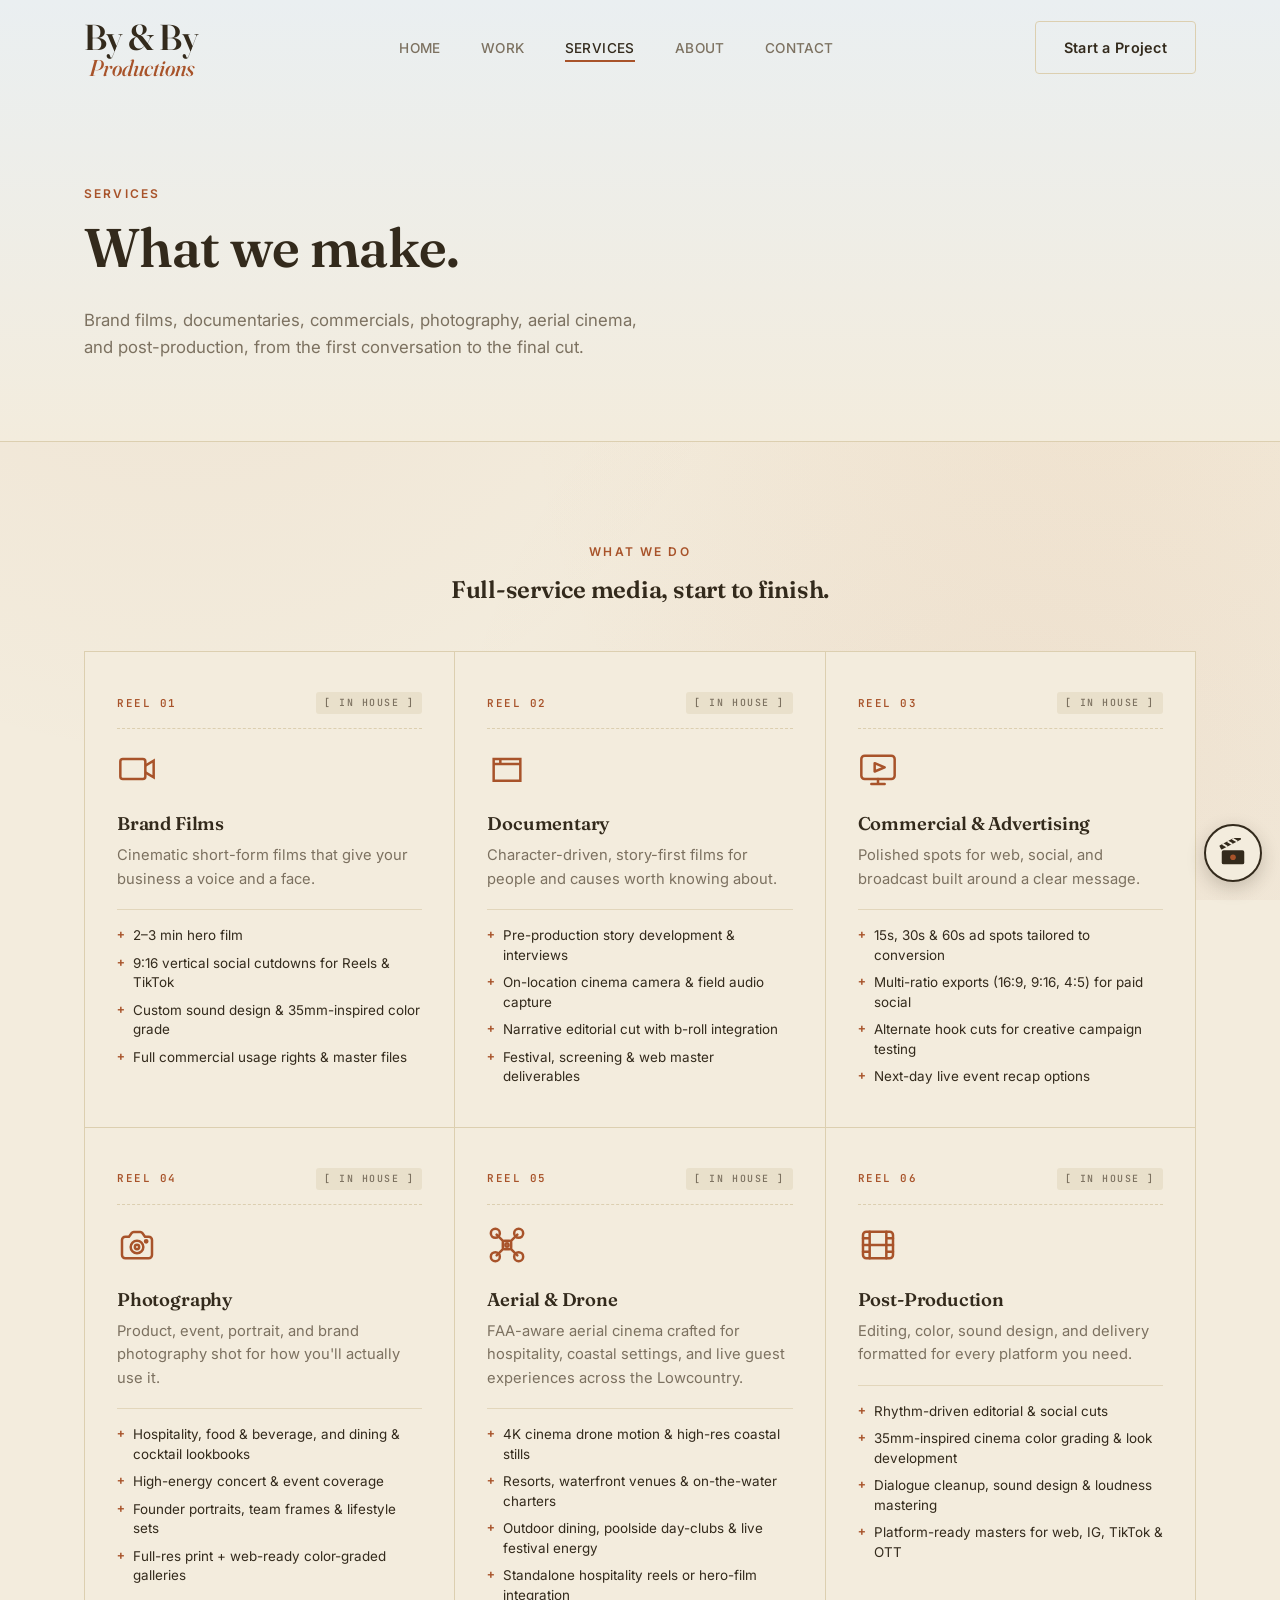
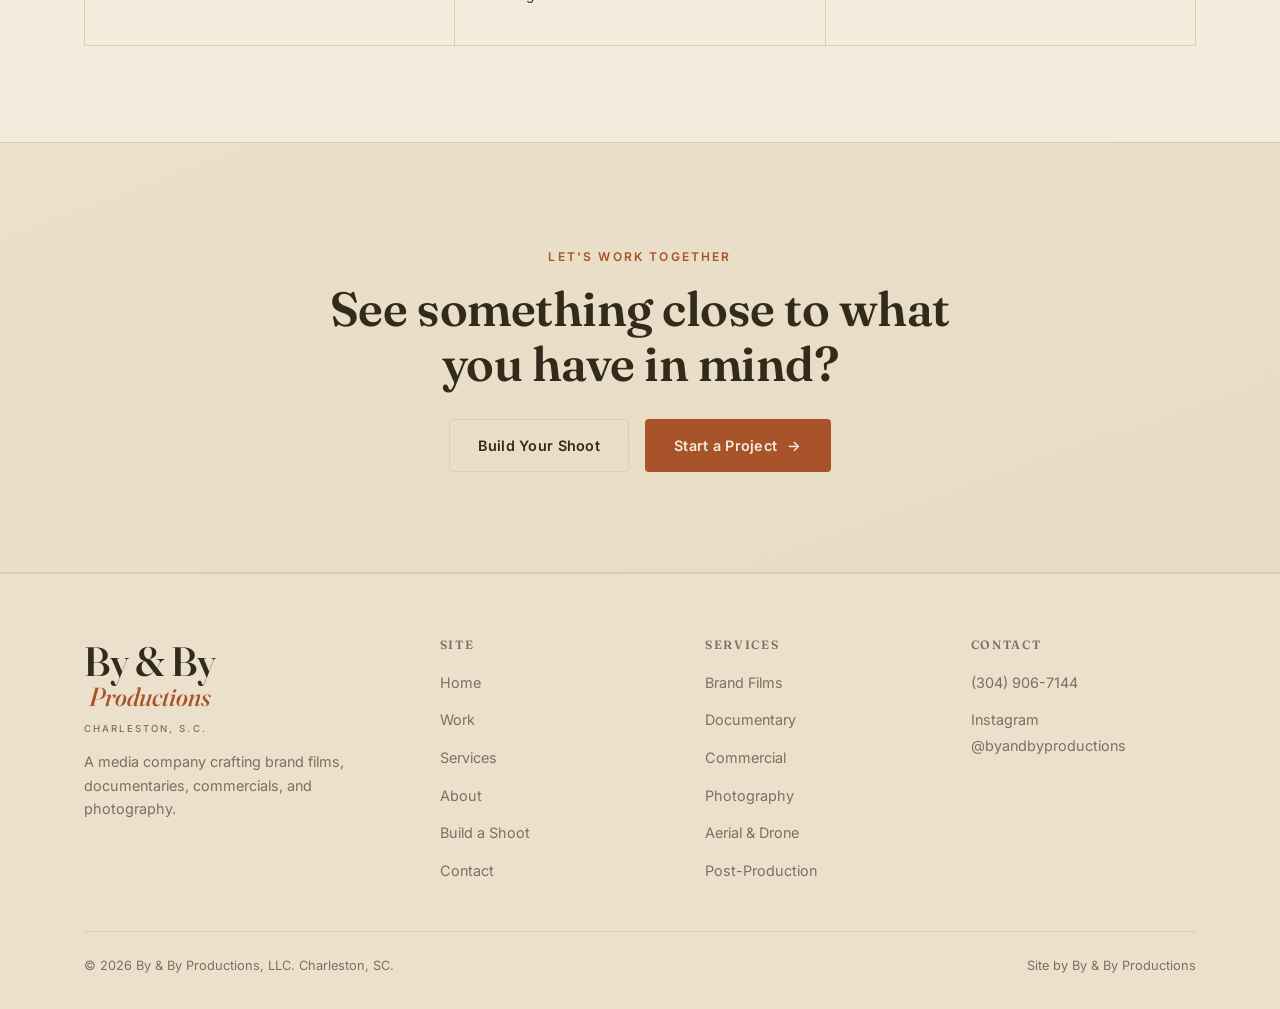
<file: services.html>
<!DOCTYPE html>
<html lang="en">
<head>
 <meta charset="UTF-8">
 <meta name="viewport" content="width=device-width, initial-scale=1.0">
 <title>Services | By &amp; By Productions</title>
 <meta name="description" content="Brand films, documentaries, commercials, photography, aerial, and post-production from By &amp; By Productions.">
 <link rel="icon" href="assets/favicon.svg" type="image/svg+xml">
  <link rel="apple-touch-icon" href="assets/images/apple-touch-icon.png">
 <meta property="og:title" content="Services | By &amp; By Productions">
 <meta property="og:description" content="Brand films, documentaries, commercials, photography, aerial, and post-production from By &amp; By Productions.">
 <meta property="og:type" content="website">
 <meta property="og:url" content="https://byandbyproductions.com/services.html">
 <meta property="og:image" content="https://byandbyproductions.com/assets/images/og-share.png">
  <meta property="og:image:type" content="image/png">
  <meta property="og:image:width" content="1200">
  <meta property="og:image:height" content="630">
  <meta property="og:image:alt" content="By &amp; By Productions">
 <meta name="twitter:card" content="summary_large_image">
 <meta name="twitter:title" content="Services | By &amp; By Productions">
 <meta name="twitter:description" content="Brand films, documentaries, commercials, photography, aerial, and post-production from By &amp; By Productions.">
 <meta name="twitter:image" content="https://byandbyproductions.com/assets/images/og-share.png">
 <link rel="preconnect" href="https://fonts.googleapis.com">
 <link rel="preconnect" href="https://fonts.gstatic.com" crossorigin>
 <link href="https://fonts.googleapis.com/css2?family=Fraunces:ital,opsz,wght@0,9..144,500..600;1,9..144,500&family=Inter:wght@400;500;600&family=JetBrains+Mono:wght@400;500;600&display=swap" rel="stylesheet">
 <link rel="stylesheet" href="css/style.css?v=31">
</head>
<body>

 <header class="site-header">
 <div class="container nav-inner">
 <a href="index.html" class="logo logo--text" aria-label="By &amp; By Productions"><span class="logo-mark" aria-hidden="true"><span class="logo-w">By &amp; By</span><span class="logo-p">Productions</span></span></a>
 <nav>
 <ul class="nav-links">
 <li><a href="index.html">Home</a></li>
 <li><a href="work.html">Work</a></li>
 <li><a href="services.html" class="active">Services</a></li>
 <li><a href="about.html">About</a></li>
 <li><a href="contact.html">Contact</a></li>
 </ul>
 </nav>
 <div class="nav-cta">
 <a href="contact.html" class="btn btn-outline">Start a Project</a>
 <button class="nav-toggle" aria-label="Toggle menu">
 <span></span><span></span><span></span>
 </button>
 </div>
 </div>
 </header>

 <main>
 <section class="page-hero">
 <div class="container">
 <span class="eyebrow">Services</span>
 <h1>What we make.</h1>
 <p class="lede">Brand films, documentaries, commercials, photography, aerial cinema, and post-production, from the first conversation to the final cut.</p>
 </div>
 </section>

 <section class="section" id="services">
 <div class="container">
 <div class="section-head center reveal">
 <span class="eyebrow">What We Do</span>
 <h2>Full-service media, start to finish.</h2>
 </div>
 </div>
 <div class="container">
 <div class="services-grid reveal">
 <div class="service-card" id="service-brand-films">
 <div class="service-card__head">
 <span class="service-reel">REEL 01</span>
 <span class="service-status">[ IN HOUSE ]</span>
 </div>
 <svg class="icon" viewBox="0 0 24 24" fill="none" stroke="currentColor" stroke-width="1.5"><rect x="2" y="6" width="15" height="12" rx="1.5"/><path d="M17 10l5-3v10l-5-3"/></svg>
 <h3>Brand Films</h3>
 <p>Cinematic short-form films that give your business a voice and a face.</p>
 <ul class="service-deliverables">
 <li>2&ndash;3 min hero film</li>
 <li>9:16 vertical social cutdowns for Reels &amp; TikTok</li>
 <li>Custom sound design &amp; 35mm-inspired color grade</li>
 <li>Full commercial usage rights &amp; master files</li>
 </ul>
 </div>
 <div class="service-card" id="service-documentary">
 <div class="service-card__head">
 <span class="service-reel">REEL 02</span>
 <span class="service-status">[ IN HOUSE ]</span>
 </div>
 <svg class="icon" viewBox="0 0 24 24" fill="none" stroke="currentColor" stroke-width="1.5"><path d="M4 6h16v13H4z"/><path d="M4 9h16M8 6v3"/></svg>
 <h3>Documentary</h3>
 <p>Character-driven, story-first films for people and causes worth knowing about.</p>
 <ul class="service-deliverables">
 <li>Pre-production story development &amp; interviews</li>
 <li>On-location cinema camera &amp; field audio capture</li>
 <li>Narrative editorial cut with b-roll integration</li>
 <li>Festival, screening &amp; web master deliverables</li>
 </ul>
 </div>
 <div class="service-card" id="service-commercial">
 <div class="service-card__head">
 <span class="service-reel">REEL 03</span>
 <span class="service-status">[ IN HOUSE ]</span>
 </div>
 <svg class="icon" viewBox="0 0 24 24" fill="none" stroke="currentColor" stroke-width="1.5" stroke-linecap="round" stroke-linejoin="round"><rect x="2" y="4" width="20" height="14" rx="2"/><polygon points="10 8.5 16 11 10 13.5 10 8.5"/><path d="M8 21h8M12 18v3"/></svg>
 <h3>Commercial &amp; Advertising</h3>
 <p>Polished spots for web, social, and broadcast built around a clear message.</p>
 <ul class="service-deliverables">
 <li>15s, 30s &amp; 60s ad spots tailored to conversion</li>
 <li>Multi-ratio exports (16:9, 9:16, 4:5) for paid social</li>
 <li>Alternate hook cuts for creative campaign testing</li>
 <li>Next-day live event recap options</li>
 </ul>
 </div>
 <div class="service-card" id="service-photography">
 <div class="service-card__head">
 <span class="service-reel">REEL 04</span>
 <span class="service-status">[ IN HOUSE ]</span>
 </div>
 <svg class="icon" viewBox="0 0 24 24" fill="none" stroke="currentColor" stroke-width="1.5" stroke-linecap="round" stroke-linejoin="round"><path d="M3 9a2 2 0 0 1 2-2h2.2l1.6-2.2A1.5 1.5 0 0 1 10 4.2h4a1.5 1.5 0 0 1 1.2.6L16.8 7H19a2 2 0 0 1 2 2v9a2 2 0 0 1-2 2H5a2 2 0 0 1-2-2V9z"/><circle cx="12" cy="13.2" r="3.8"/><circle cx="12" cy="13.2" r="1.3"/><circle cx="17.5" cy="9.8" r="0.7" fill="currentColor"/></svg>
 <h3>Photography</h3>
 <p>Product, event, portrait, and brand photography shot for how you'll actually use it.</p>
 <ul class="service-deliverables">
 <li>Hospitality, food &amp; beverage, and dining &amp; cocktail lookbooks</li>
 <li>High-energy concert &amp; event coverage</li>
 <li>Founder portraits, team frames &amp; lifestyle sets</li>
 <li>Full-res print + web-ready color-graded galleries</li>
 </ul>
 </div>
 <div class="service-card" id="service-aerial">
 <div class="service-card__head">
 <span class="service-reel">REEL 05</span>
 <span class="service-status">[ IN HOUSE ]</span>
 </div>
 <svg class="icon" viewBox="0 0 24 24" fill="none" stroke="currentColor" stroke-width="1.5" stroke-linecap="round" stroke-linejoin="round"><rect x="9.5" y="9.5" width="5" height="5" rx="1.2"/><circle cx="12" cy="12" r="1"/><path d="M9.7 9.7L5.8 5.8M14.3 9.7l3.9-3.9M9.7 14.3l-3.9 3.9M14.3 14.3l3.9 3.9"/><circle cx="5" cy="5" r="2.7"/><circle cx="19" cy="5" r="2.7"/><circle cx="5" cy="19" r="2.7"/><circle cx="19" cy="19" r="2.7"/></svg>
 <h3>Aerial &amp; Drone</h3>
 <p>FAA-aware aerial cinema crafted for hospitality, coastal settings, and live guest experiences across the Lowcountry.</p>
 <ul class="service-deliverables">
 <li>4K cinema drone motion &amp; high-res coastal stills</li>
 <li>Resorts, waterfront venues &amp; on-the-water charters</li>
 <li>Outdoor dining, poolside day-clubs &amp; live festival energy</li>
 <li>Standalone hospitality reels or hero-film integration</li>
 </ul>
 </div>
 <div class="service-card" id="service-post">
 <div class="service-card__head">
 <span class="service-reel">REEL 06</span>
 <span class="service-status">[ IN HOUSE ]</span>
 </div>
 <svg class="icon" viewBox="0 0 24 24" fill="none" stroke="currentColor" stroke-width="1.5" stroke-linecap="round" stroke-linejoin="round"><rect x="3" y="4" width="18" height="16" rx="2"/><path d="M7 4v16M17 4v16M3 8h4M3 12h18M3 16h4M17 8h4M17 16h4"/></svg>
 <h3>Post-Production</h3>
 <p>Editing, color, sound design, and delivery formatted for every platform you need.</p>
 <ul class="service-deliverables">
 <li>Rhythm-driven editorial &amp; social cuts</li>
 <li>35mm-inspired cinema color grading &amp; look development</li>
 <li>Dialogue cleanup, sound design &amp; loudness mastering</li>
 <li>Platform-ready masters for web, IG, TikTok &amp; OTT</li>
 </ul>
 </div>
 </div>
 </div>
 </section>

 <section class="cta-banner">
 <div class="container reveal">
 <span class="eyebrow">Let's Work Together</span>
 <h2>See something close to what you have in mind?</h2>
 <div class="hero-actions" style="justify-content:center; margin-top: 28px;">
 <a href="contact.html" class="btn btn-outline">Build Your Shoot</a>
 <a href="contact.html" class="btn btn-primary">Start a Project <span class="btn-arrow">&rarr;</span></a>
 </div>
 </div>
 </section>
 </main>

 <footer class="site-footer">
 <div class="container">
 <div class="footer-top">
 <div>
 <a href="index.html" class="logo logo--text logo--footer" aria-label="By &amp; By Productions"><span class="logo-mark" aria-hidden="true"><span class="logo-w">By &amp; By</span><span class="logo-p">Productions</span></span><span>Charleston, S.C.</span></a>
 <p style="margin-top:16px; font-size:0.9rem;">A media company crafting brand films, documentaries, commercials, and photography.</p>
 </div>
 <div>
 <h4>Site</h4>
 <ul>
 <li><a href="index.html">Home</a></li>
 <li><a href="work.html">Work</a></li>
 <li><a href="services.html">Services</a></li>
 <li><a href="about.html">About</a></li>
 <li><a href="contact.html">Build a Shoot</a></li>
 <li><a href="contact.html">Contact</a></li>
 </ul>
 </div>
 <div>
 <h4>Services</h4>
 <ul>
 <li><a href="services.html#service-brand-films">Brand Films</a></li>
 <li><a href="services.html#service-documentary">Documentary</a></li>
 <li><a href="services.html#service-commercial">Commercial</a></li>
 <li><a href="services.html#service-photography">Photography</a></li>
 <li><a href="services.html#service-aerial">Aerial &amp; Drone</a></li>
 <li><a href="services.html#service-post">Post-Production</a></li>
 </ul>
 </div>
 <div>
 <h4>Contact</h4>
 <ul>
 <li><a href="tel:+13049067144">(304) 906-7144</a></li>
 <li><a href="https://www.instagram.com/byandbyproductions/" target="_blank" rel="noopener">Instagram @byandbyproductions</a></li>
 </ul>
 </div>
 </div>
 <div class="footer-bottom">
 <span>&copy; <span data-year></span> By &amp; By Productions, LLC. Charleston, SC.</span>
 <span>Site by By &amp; By Productions</span>
 </div>
 </div>
 </footer>

 <script src="js/main.js?v=30"></script>
 <script src="js/clapper.js?v=19" defer></script>
</body>
</html>
</file>
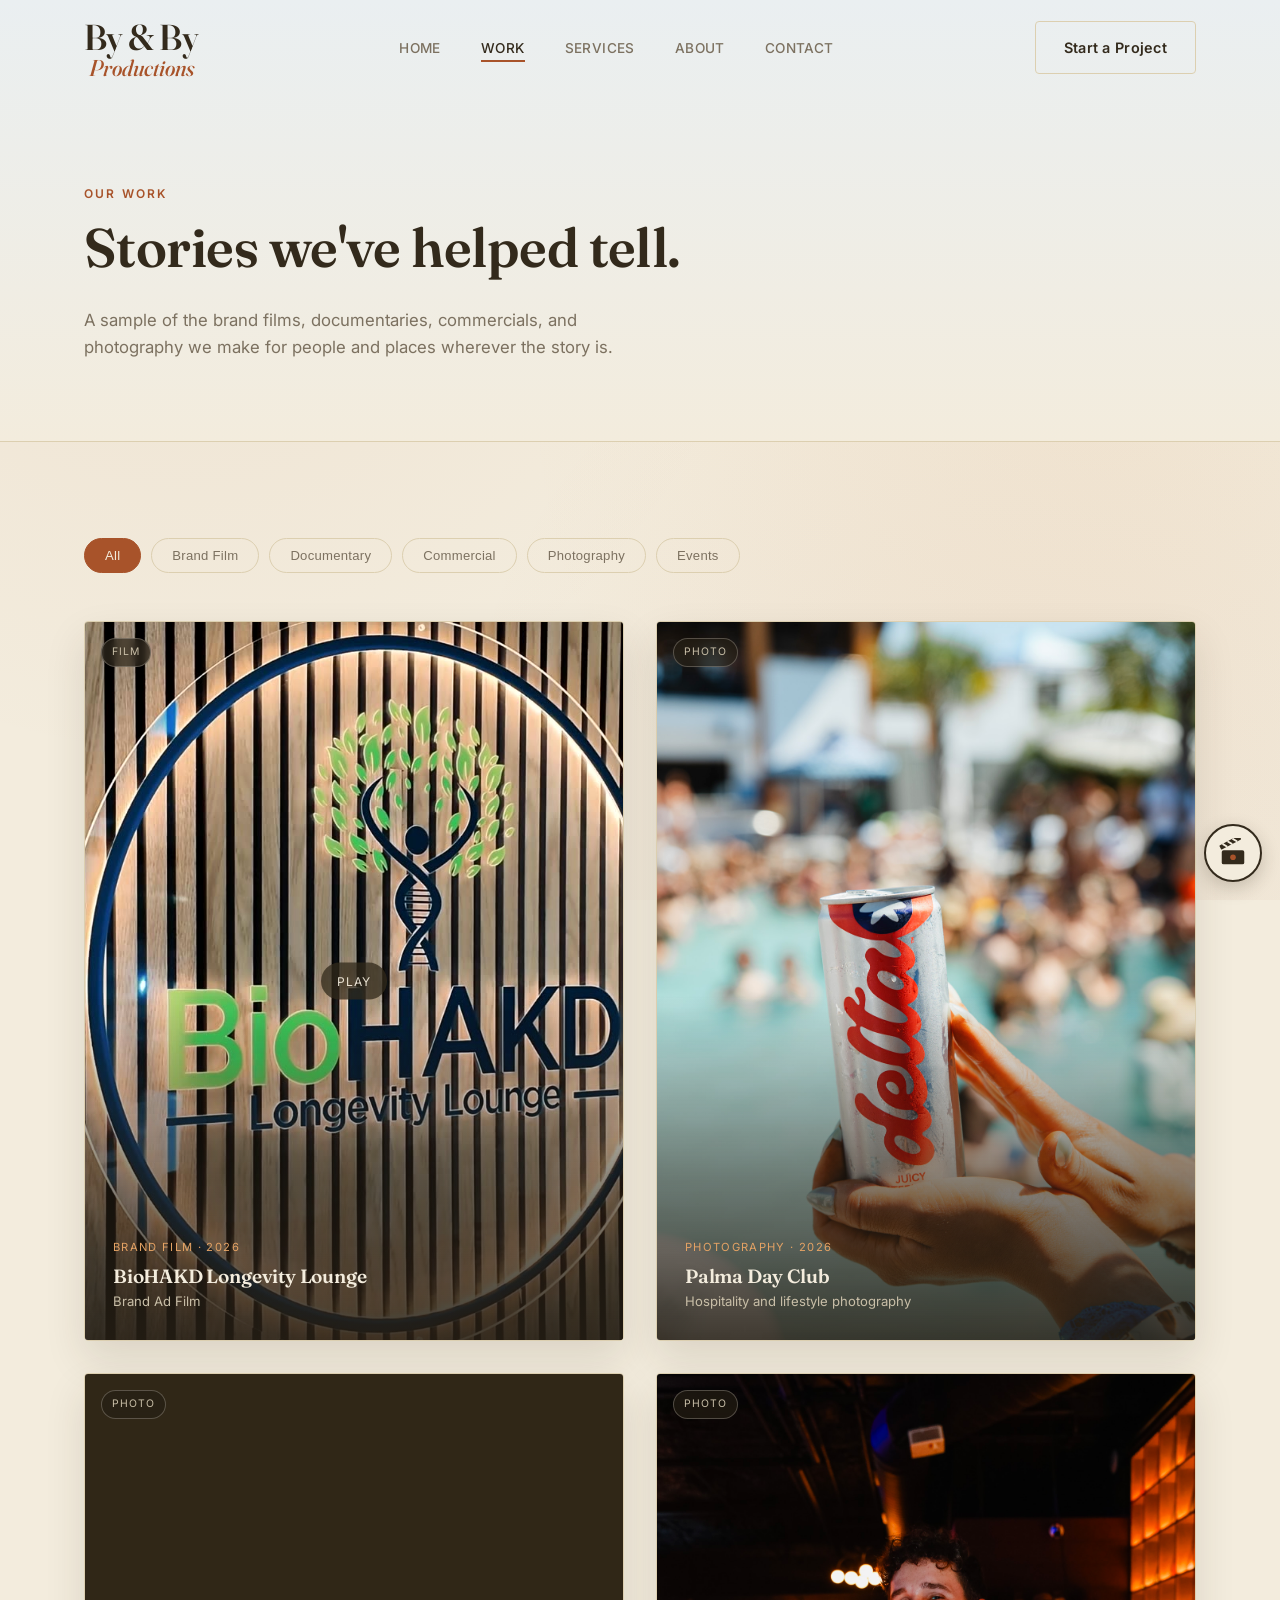
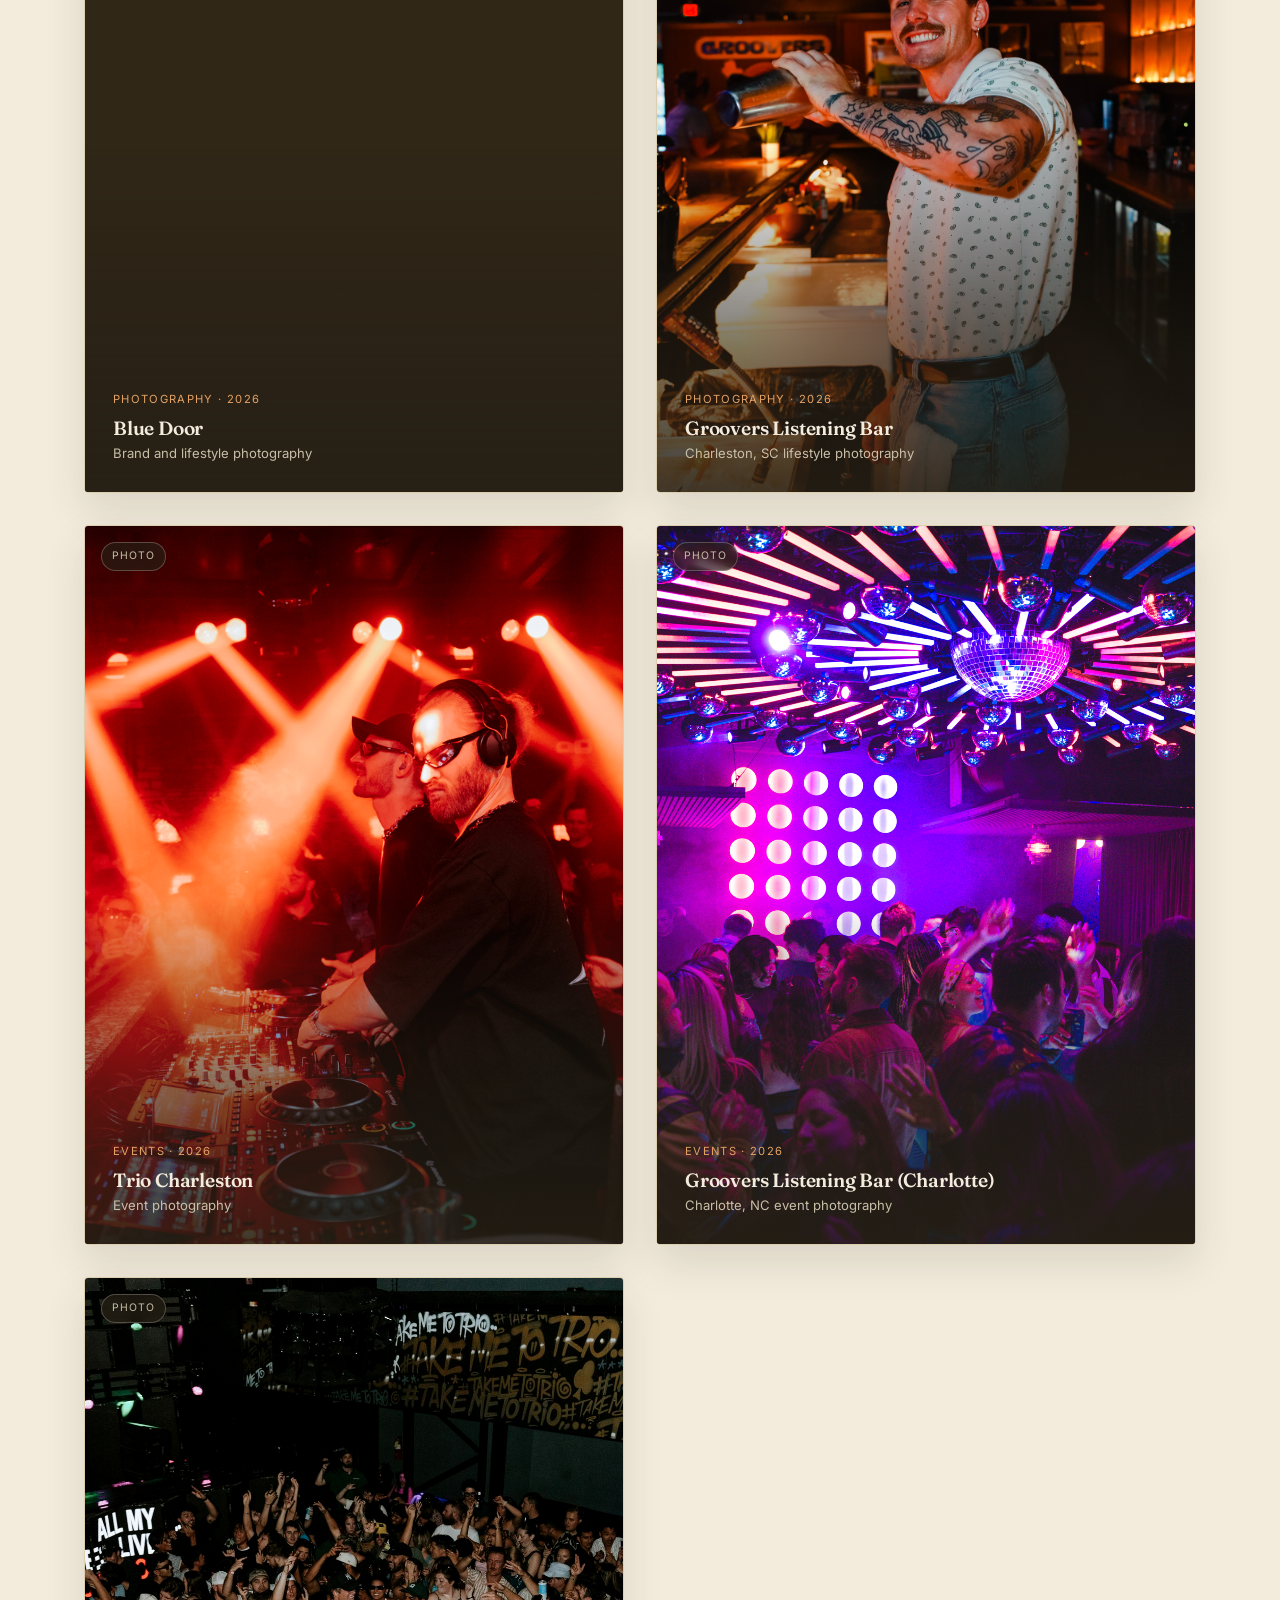
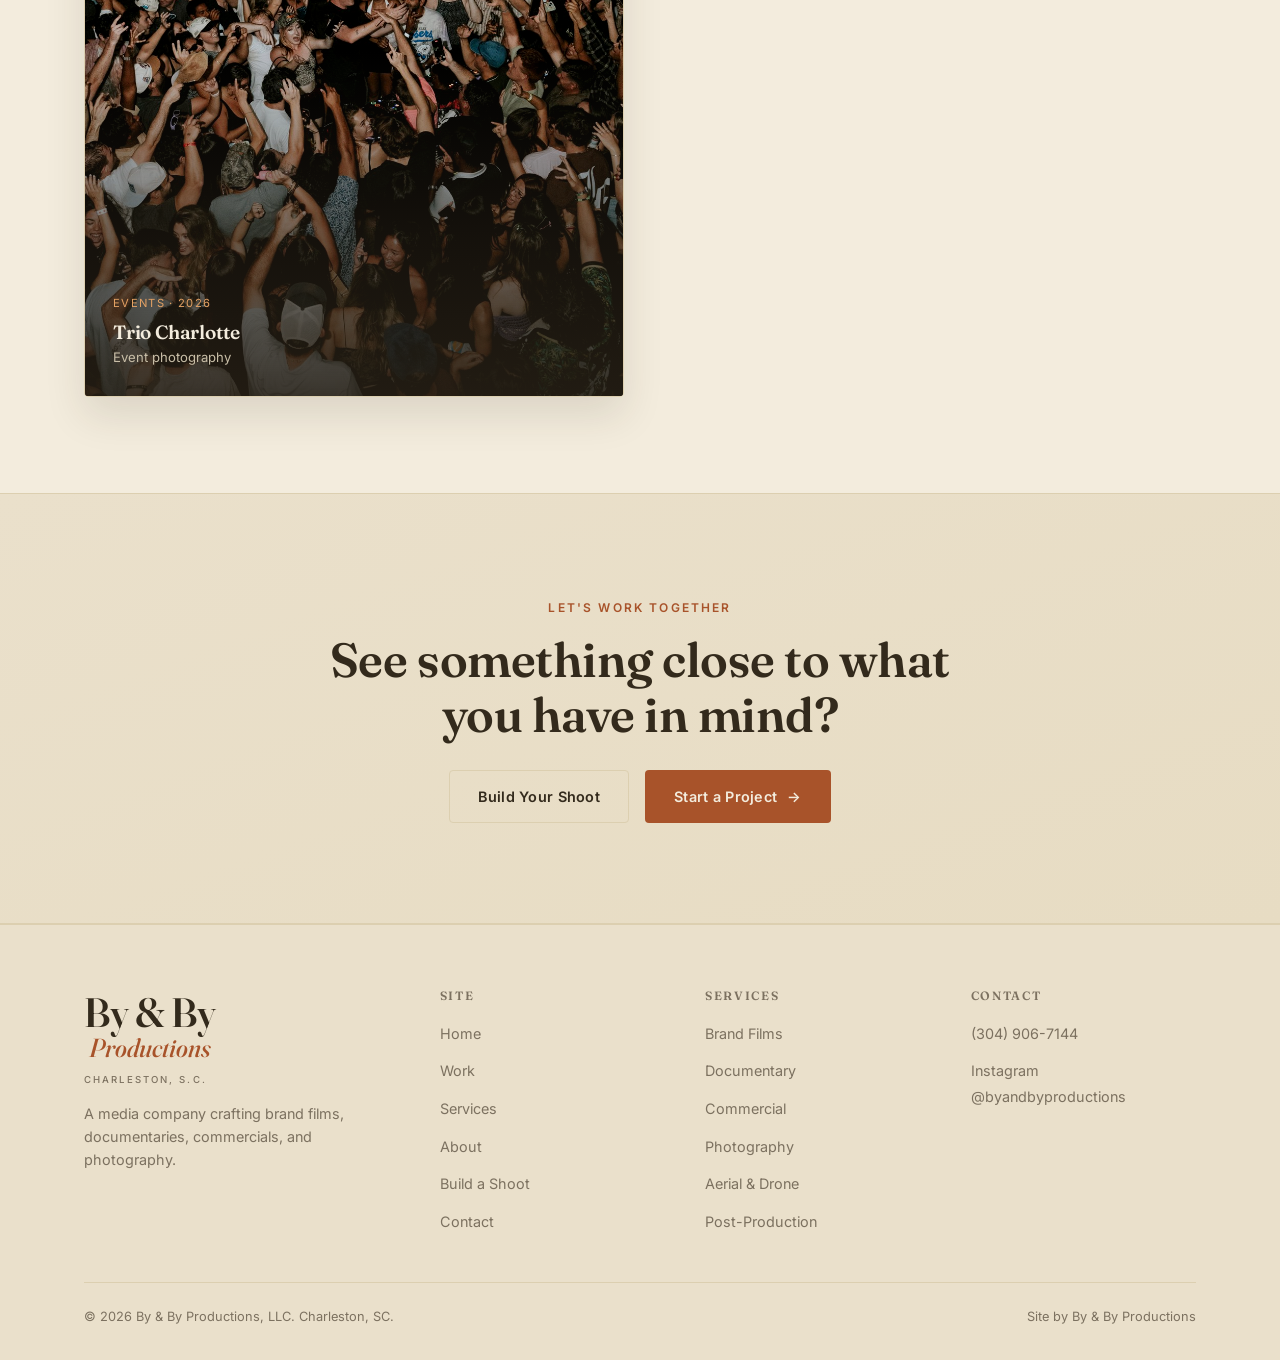
<file: work.html>
<!DOCTYPE html>
<html lang="en">
<head>
 <meta charset="UTF-8">
 <meta name="viewport" content="width=device-width, initial-scale=1.0">
 <title>Our Work | By &amp; By Productions</title>
 <meta name="description" content="Brand films, documentaries, commercials, and photography from By &amp; By Productions, Charleston, SC.">
 <link rel="icon" href="assets/favicon.svg" type="image/svg+xml">
  <link rel="apple-touch-icon" href="assets/images/apple-touch-icon.png">
 <meta property="og:title" content="Our Work | By &amp; By Productions">
 <meta property="og:description" content="Brand films, documentaries, commercials, and photography from By &amp; By Productions, Charleston, SC.">
 <meta property="og:type" content="website">
 <meta property="og:url" content="https://byandbyproductions.com/work.html">
 <meta property="og:image" content="https://byandbyproductions.com/assets/images/og-share.png">
  <meta property="og:image:type" content="image/png">
  <meta property="og:image:width" content="1200">
  <meta property="og:image:height" content="630">
  <meta property="og:image:alt" content="By &amp; By Productions">
 <meta name="twitter:card" content="summary_large_image">
 <meta name="twitter:title" content="Our Work | By &amp; By Productions">
 <meta name="twitter:description" content="Brand films, documentaries, commercials, and photography from By &amp; By Productions, Charleston, SC.">
 <meta name="twitter:image" content="https://byandbyproductions.com/assets/images/og-share.png">
 <link rel="preconnect" href="https://fonts.googleapis.com">
 <link rel="preconnect" href="https://fonts.gstatic.com" crossorigin>
 <link href="https://fonts.googleapis.com/css2?family=Fraunces:ital,opsz,wght@0,9..144,500..600;1,9..144,500&family=Inter:wght@400;500;600&family=JetBrains+Mono:wght@400;500;600&display=swap" rel="stylesheet">
 <link rel="stylesheet" href="css/style.css?v=31">
</head>
<body>

 <header class="site-header">
 <div class="container nav-inner">
 <a href="index.html" class="logo logo--text" aria-label="By &amp; By Productions"><span class="logo-mark" aria-hidden="true"><span class="logo-w">By &amp; By</span><span class="logo-p">Productions</span></span></a>
 <nav>
 <ul class="nav-links">
 <li><a href="index.html">Home</a></li>
 <li><a href="work.html" class="active">Work</a></li>
 <li><a href="services.html">Services</a></li>
 <li><a href="about.html">About</a></li>
 <li><a href="contact.html">Contact</a></li>
 </ul>
 </nav>
 <div class="nav-cta">
 <a href="contact.html" class="btn btn-outline">Start a Project</a>
 <button class="nav-toggle" aria-label="Toggle menu">
 <span></span><span></span><span></span>
 </button>
 </div>
 </div>
 </header>

 <main>
 <section class="page-hero">
 <div class="container">
 <span class="eyebrow">Our Work</span>
 <h1>Stories we've helped tell.</h1>
 <p class="lede">A sample of the brand films, documentaries, commercials, and photography we make for people and places wherever the story is.</p>
 </div>
 </section>

 <section class="section">
 <div class="container">
 <div class="filter-bar reveal">
 <button class="filter-btn active" data-filter="All">All</button>
 <button class="filter-btn" data-filter="Brand Film">Brand Film</button>
 <button class="filter-btn" data-filter="Documentary">Documentary</button>
 <button class="filter-btn" data-filter="Commercial">Commercial</button>
 <button class="filter-btn" data-filter="Photography">Photography</button>
 <button class="filter-btn" data-filter="Events">Events</button>
 </div>
 <div class="project-grid" data-project-grid></div>
 </div>
 </section>

 <section class="cta-banner">
 <div class="container reveal">
 <span class="eyebrow">Let's Work Together</span>
 <h2>See something close to what you have in mind?</h2>
 <div class="hero-actions" style="justify-content:center; margin-top: 28px;">
 <a href="contact.html" class="btn btn-outline">Build Your Shoot</a>
 <a href="contact.html" class="btn btn-primary">Start a Project <span class="btn-arrow">&rarr;</span></a>
 </div>
 </div>
 </section>
 </main>

 <footer class="site-footer">
 <div class="container">
 <div class="footer-top">
 <div>
 <a href="index.html" class="logo logo--text logo--footer" aria-label="By &amp; By Productions"><span class="logo-mark" aria-hidden="true"><span class="logo-w">By &amp; By</span><span class="logo-p">Productions</span></span><span>Charleston, S.C.</span></a>
 <p style="margin-top:16px; font-size:0.9rem;">A media company crafting brand films, documentaries, commercials, and photography.</p>
 </div>
 <div>
 <h4>Site</h4>
 <ul>
 <li><a href="index.html">Home</a></li>
 <li><a href="work.html">Work</a></li>
 <li><a href="services.html">Services</a></li>
 <li><a href="about.html">About</a></li>
 <li><a href="contact.html">Build a Shoot</a></li>
 <li><a href="contact.html">Contact</a></li>
 </ul>
 </div>
 <div>
 <h4>Services</h4>
 <ul>
 <li><a href="services.html#service-brand-films">Brand Films</a></li>
 <li><a href="services.html#service-documentary">Documentary</a></li>
 <li><a href="services.html#service-commercial">Commercial</a></li>
 <li><a href="services.html#service-photography">Photography</a></li>
 <li><a href="services.html#service-aerial">Aerial &amp; Drone</a></li>
 <li><a href="services.html#service-post">Post-Production</a></li>
 </ul>
 </div>
 <div>
 <h4>Contact</h4>
 <ul>
 <li><a href="tel:+13049067144">(304) 906-7144</a></li>
 <li><a href="https://www.instagram.com/byandbyproductions/" target="_blank" rel="noopener">Instagram @byandbyproductions</a></li>
 </ul>
 </div>
 </div>
 <div class="footer-bottom">
 <span>&copy; <span data-year></span> By &amp; By Productions, LLC. Charleston, SC.</span>
 <span>Site by By &amp; By Productions</span>
 </div>
 </div>
 </footer>

 <script src="js/projects.js?v=19"></script>
 <script src="js/main.js?v=30"></script>
 <script src="js/clapper.js?v=19" defer></script>
</body>
</html>
</file>
<file: css/style.css>
/* ==========================================================================
   By & By Productions   stylesheet
   Palette: warm sand + sky, pulled from a Lowcountry beach sunset  
   sand/clay neutrals for the base, terracotta cloud-orange as the
   accent, and a dusky sky blue as the secondary accent.
   ========================================================================== */

:root {
  --color-bg: #f3ecdd;
  --color-bg-alt: #eae0cb;
  --color-surface: #fbf7ee;
  --color-surface-2: #e7dcc3;
  --color-border: #dccfb0;
  --color-text: #332a1c;
  --color-text-muted: #7c7160;
  --color-accent: #a8532a;
  --color-accent-hover: #8a431f;
  --color-accent-soft: #e4a264;
  --color-sky: #4f6a85;
  --color-on-dark: #f3ecdd;
  --color-on-dark-muted: #c9bfa8;
  --color-error: #b23a3a;
  --font-display: "Fraunces", "Georgia", serif;
  --font-body: "Inter", -apple-system, BlinkMacSystemFont, "Segoe UI", sans-serif;
  --font-mono: "JetBrains Mono", ui-monospace, "SFMono-Regular", Menlo, Consolas, monospace;
  --container: 1160px;
  --radius: 4px;
  --transition: 220ms ease;
}

* {
  box-sizing: border-box;
}

html {
  scroll-behavior: smooth;
}

body {
  margin: 0;
  background: var(--color-bg);
  color: var(--color-text);
  font-family: var(--font-body);
  font-size: 16px;
  line-height: 1.6;
  -webkit-font-smoothing: antialiased;
}

img {
  max-width: 100%;
  display: block;
}

a {
  color: inherit;
  text-decoration: none;
}

h1, h2, h3, h4 {
  font-family: var(--font-display);
  font-weight: 600;
  line-height: 1.15;
  margin: 0 0 0.5em;
  letter-spacing: -0.01em;
}

p {
  margin: 0 0 1em;
  color: var(--color-text-muted);
}

.container {
  width: 100%;
  max-width: var(--container);
  margin: 0 auto;
  padding: 0 24px;
}

.eyebrow {
  display: inline-block;
  font-family: var(--font-body);
  font-size: 0.75rem;
  letter-spacing: 0.18em;
  text-transform: uppercase;
  color: var(--color-accent);
  margin-bottom: 14px;
  font-weight: 600;
}

.section {
  padding: 96px 0;
}

.section--tight {
  padding: 64px 0;
}

.section--alt {
  background: var(--color-bg-alt);
}

.section-head {
  max-width: 640px;
  margin: 0 0 48px;
}

.section-head.center {
  margin-left: auto;
  margin-right: auto;
  text-align: center;
}

/* ---------- buttons ---------- */

.btn {
  display: inline-flex;
  align-items: center;
  gap: 10px;
  padding: 14px 28px;
  border-radius: var(--radius);
  font-size: 0.9rem;
  font-weight: 600;
  letter-spacing: 0.02em;
  border: 1px solid transparent;
  cursor: pointer;
  transition: all var(--transition);
  white-space: nowrap;
}

.btn-primary {
  background: var(--color-accent);
  color: var(--color-on-dark);
}

.btn-primary:hover {
  background: var(--color-accent-hover);
  transform: translateY(-1px);
}

.btn-outline {
  border-color: var(--color-border);
  color: var(--color-text);
}

.btn-outline:hover {
  border-color: var(--color-accent);
  color: var(--color-accent);
}

.btn-arrow {
  transition: transform var(--transition);
}

.btn:hover .btn-arrow {
  transform: translateX(3px);
}

/* ---------- header / nav ---------- */

.site-header {
  position: fixed;
  top: 0;
  left: 0;
  right: 0;
  z-index: 100;
  padding: 22px 0;
  transition: background var(--transition), padding var(--transition), border-color var(--transition);
  border-bottom: 1px solid transparent;
}

.site-header.is-scrolled {
  background: rgba(243, 236, 221, 0.92);
  backdrop-filter: blur(8px);
  padding: 14px 0;
  border-bottom-color: var(--color-border);
}

.nav-inner {
  display: flex;
  align-items: center;
  justify-content: space-between;
}

.logo {
  font-family: var(--font-display);
  font-size: 1.15rem;
  font-weight: 600;
  letter-spacing: 0.01em;
  display: flex;
  flex-direction: column;
  line-height: 1.05;
}

.logo span {
  font-family: var(--font-body);
  font-size: 0.6rem;
  letter-spacing: 0.22em;
  text-transform: uppercase;
  color: var(--color-text-muted);
  font-weight: 500;
  margin-top: 3px;
}

.logo em {
  color: var(--color-accent);
  font-style: normal;
}

.nav-links {
  display: flex;
  align-items: center;
  gap: 40px;
  list-style: none;
  margin: 0;
  padding: 0;
}

.nav-links a {
  font-size: 0.85rem;
  font-weight: 500;
  letter-spacing: 0.03em;
  text-transform: uppercase;
  color: var(--color-text-muted);
  transition: color var(--transition);
  position: relative;
}

.nav-links a:hover,
.nav-links a.active {
  color: var(--color-text);
}

.nav-links a.active::after {
  content: "";
  position: absolute;
  left: 0;
  right: 0;
  bottom: -6px;
  height: 2px;
  background: var(--color-accent);
}

.nav-cta {
  display: flex;
  align-items: center;
  gap: 28px;
}

.nav-toggle {
  display: none;
  flex-direction: column;
  gap: 5px;
  background: none;
  border: none;
  cursor: pointer;
  padding: 6px;
}

.nav-toggle span {
  width: 24px;
  height: 2px;
  background: var(--color-text);
  transition: all var(--transition);
}

/* ---------- hero ---------- */

.hero {
  position: relative;
  min-height: auto;
  display: flex;
  align-items: center;
  padding: 128px 0 56px;
  overflow: hidden;
  background:
    radial-gradient(ellipse 80% 60% at 15% 0%, rgba(79, 106, 133, 0.16), transparent 60%),
    radial-gradient(ellipse 70% 50% at 90% 85%, rgba(168, 83, 42, 0.16), transparent 60%),
    linear-gradient(180deg, #e9eef0 0%, #f3ecdd 55%, #f0e2c8 100%);
}

.hero::before {
  content: "";
  position: absolute;
  inset: 0;
  background-image: url("data:image/svg+xml,%3Csvg xmlns='http://www.w3.org/2000/svg' width='400' height='300' viewBox='0 0 400 300'%3E%3Cg stroke='%237c7160' stroke-width='0.6' fill='none' opacity='0.22'%3E%3Cpath d='M0 260 Q40 230 60 260 T120 260'/%3E%3Cpath d='M60 300 Q100 250 130 300'/%3E%3Cpath d='M150 300 Q170 240 190 300'/%3E%3Cpath d='M300 300 Q330 240 350 300'/%3E%3Cpath d='M340 300 Q370 260 400 290'/%3E%3C/g%3E%3C/svg%3E");
  background-repeat: repeat-x;
  background-position: bottom;
  background-size: 500px;
  opacity: 0.6;
  pointer-events: none;
}

.hero-inner {
  position: relative;
  z-index: 1;
  max-width: 920px;
}

.hero h1 {
  font-size: clamp(2.6rem, 6vw, 4.6rem);
  margin-bottom: 28px;
}

.hero h1 em {
  font-style: italic;
  color: var(--color-accent);
}

.hero p.lede {
  font-size: 1.15rem;
  max-width: 560px;
  color: var(--color-text-muted);
  margin-bottom: 28px;
}

.hero-actions {
  display: flex;
  gap: 16px;
  flex-wrap: wrap;
}

.hero-meta {
  position: relative;
  display: flex;
  flex-wrap: wrap;
  gap: 28px 48px;
  margin-top: 36px;
  padding-top: 28px;
  border-top: 1px solid var(--color-border);
  z-index: 1;
}

.hero-meta div {
  text-align: left;
  min-width: 160px;
}

.hero-meta .num {
  font-family: var(--font-display);
  font-size: 1.6rem;
  color: var(--color-accent);
  display: block;
  line-height: 1;
  margin-bottom: 6px;
}

.hero-meta .label {
  font-size: 0.7rem;
  letter-spacing: 0.14em;
  text-transform: uppercase;
  color: var(--color-text-muted);
}

@media (max-width: 600px) {
  .hero {
    padding: 112px 0 48px;
  }
  .hero-meta {
    gap: 20px 32px;
    margin-top: 28px;
    padding-top: 22px;
  }
}

/* ---------- ticker ---------- */

.ticker {
  border-top: 1px solid var(--color-border);
  border-bottom: 1px solid var(--color-border);
  overflow: hidden;
  background: var(--color-bg-alt);
  padding: 18px 0;
}

.ticker-track {
  display: flex;
  width: max-content;
  animation: ticker 32s linear infinite;
}

.ticker-track span {
  display: inline-flex;
  align-items: center;
  font-family: var(--font-display);
  font-size: 1.1rem;
  color: var(--color-text-muted);
  padding: 0 28px;
  white-space: nowrap;
}

.ticker-track span::after {
  content: "\2726";
  color: var(--color-accent);
  margin-left: 28px;
  font-size: 0.7rem;
}

@keyframes ticker {
  from { transform: translateX(0); }
  to { transform: translateX(-50%); }
}

/* ---------- about teaser / grid ---------- */

.about-grid {
  display: grid;
  grid-template-columns: 1fr 1fr;
  gap: 64px;
  align-items: center;
}



@media (max-width: 800px) {
  .about-grid { grid-template-columns: 1fr; gap: 32px; }
}

.fact-row {
  display: flex;
  flex-wrap: wrap;
  gap: 32px;
  margin-top: 32px;
  padding-top: 32px;
  border-top: 1px solid var(--color-border);
}

.fact-row div {
  min-width: 140px;
}

.fact-row .fact-label {
  font-size: 0.7rem;
  letter-spacing: 0.14em;
  text-transform: uppercase;
  color: var(--color-text-muted);
  display: block;
  margin-bottom: 6px;
}

.fact-row .fact-value {
  font-family: var(--font-display);
  font-size: 1.1rem;
  color: var(--color-text);
}

.visual-block {
  position: relative;
  aspect-ratio: 4/5;
  border-radius: var(--radius);
  background: linear-gradient(150deg, var(--color-surface), var(--color-bg-alt) 60%, var(--color-surface-2));
  border: 1px solid var(--color-border);
  overflow: hidden;
  display: flex;
  align-items: flex-end;
  padding: 24px;
  box-shadow: 0 18px 40px rgba(51, 42, 28, 0.12);
}

.visual-block img {
  position: absolute;
  inset: 0;
  width: 100%;
  height: 100%;
  object-fit: cover;
  object-position: center;
  display: block;
}

.visual-block::before {
  content: "";
  position: absolute;
  inset: 0;
  background:
    radial-gradient(circle at 30% 20%, rgba(168, 83, 42, 0.16), transparent 55%),
    radial-gradient(circle at 80% 80%, rgba(79, 106, 133, 0.18), transparent 55%);
}

.visual-block .visual-label {
  position: relative;
  z-index: 1;
  font-family: var(--font-display);
  font-style: italic;
  color: var(--color-on-dark);
  font-size: 0.95rem;
  text-shadow: 0 1px 12px rgba(0, 0, 0, 0.45);
  background: rgba(38, 31, 21, 0.35);
  backdrop-filter: blur(4px);
  padding: 8px 12px;
  border-radius: 999px;
}

/* ---------- services ---------- */

.services-grid {
  display: grid;
  grid-template-columns: repeat(3, 1fr);
  gap: 1px;
  background: var(--color-border);
  border: 1px solid var(--color-border);
}

@media (max-width: 900px) {
  .services-grid { grid-template-columns: repeat(2, 1fr); }
}

@media (max-width: 600px) {
  .services-grid { grid-template-columns: 1fr; }
}

.service-card {
  background: var(--color-bg);
  padding: 40px 32px;
  transition: background var(--transition);
}

.service-card[id],
#services {
  scroll-margin-top: 96px;
}

.service-card:hover {
  background: var(--color-surface);
}

.service-card .icon {
  width: 40px;
  height: 40px;
  color: var(--color-accent);
  margin-bottom: 24px;
}

.service-card h3 {
  font-size: 1.15rem;
  margin-bottom: 10px;
}

.service-card p {
  font-size: 0.92rem;
  margin-bottom: 0;
}

/* ---------- project grid / cards ---------- */

.filter-bar {
  display: flex;
  flex-wrap: wrap;
  gap: 10px;
  margin-bottom: 48px;
}

.filter-btn {
  padding: 9px 20px;
  border-radius: 999px;
  border: 1px solid var(--color-border);
  background: transparent;
  color: var(--color-text-muted);
  font-size: 0.82rem;
  font-weight: 500;
  letter-spacing: 0.02em;
  cursor: pointer;
  transition: all var(--transition);
}

.filter-btn:hover {
  border-color: var(--color-accent);
  color: var(--color-text);
}

.filter-btn.active {
  background: var(--color-accent);
  border-color: var(--color-accent);
  color: var(--color-on-dark);
}

.project-grid {
  display: grid;
  grid-template-columns: repeat(2, 1fr);
  gap: 32px;
}

@media (max-width: 900px) {
  .project-grid { grid-template-columns: repeat(2, 1fr); }
}

@media (max-width: 620px) {
  .project-grid { grid-template-columns: 1fr; }
}

.project-card {
  position: relative;
  border-radius: var(--radius);
  overflow: hidden;
  aspect-ratio: 3/4;
  border: 1px solid var(--color-border);
  cursor: default;
  box-shadow: 0 18px 40px rgba(51, 42, 28, 0.12);
  transition: transform var(--transition), border-color var(--transition), box-shadow var(--transition);
}

.project-card:hover {
  transform: translateY(-6px);
  border-color: var(--color-accent);
  box-shadow: 0 24px 48px rgba(51, 42, 28, 0.18);
}

.project-card .thumb {
  position: absolute;
  inset: 0;
  width: 100%;
  height: 100%;
  object-fit: cover;
  object-position: center;
  display: block;
  background: var(--color-text);
  filter: saturate(1.05) contrast(1.04);
  transform: scale(1.01);
  transition: transform 320ms ease, filter 320ms ease;
}

.project-card:hover .thumb {
  transform: scale(1.05);
  filter: saturate(1.12) contrast(1.06);
}

.project-card video.thumb {
  background: #111;
}

.project-card .overlay {
  position: absolute;
  inset: 0;
  display: flex;
  flex-direction: column;
  justify-content: flex-end;
  padding: 28px;
  background: linear-gradient(180deg, transparent 52%, rgba(38, 31, 21, 0.55) 78%, rgba(38, 31, 21, 0.88) 100%);
  pointer-events: none;
  transition: background 320ms ease;
}

.project-card:hover .overlay {
  background: linear-gradient(180deg, transparent 58%, rgba(38, 31, 21, 0.45) 80%, rgba(38, 31, 21, 0.82) 100%);
}

.project-card .badge {
  position: absolute;
  top: 16px;
  left: 16px;
  font-size: 0.65rem;
  letter-spacing: 0.1em;
  text-transform: uppercase;
  background: rgba(38, 31, 21, 0.65);
  border: 1px solid rgba(243, 236, 221, 0.25);
  padding: 5px 10px;
  border-radius: 999px;
  color: var(--color-on-dark-muted);
  backdrop-filter: blur(4px);
}

.project-card .tag {
  font-size: 0.7rem;
  letter-spacing: 0.12em;
  text-transform: uppercase;
  color: var(--color-accent-soft);
  margin-bottom: 8px;
  display: block;
}

.project-card h3 {
  font-size: 1.2rem;
  margin-bottom: 4px;
  color: var(--color-on-dark);
}

.project-card .meta {
  font-size: 0.82rem;
  color: var(--color-on-dark-muted);
  margin: 0;
}

.work-cta-row {
  margin-top: 64px;
  text-align: center;
}

/* ---------- process ---------- */

.process-list {
  display: grid;
  grid-template-columns: repeat(4, 1fr);
  gap: 32px;
}

@media (max-width: 900px) {
  .process-list { grid-template-columns: repeat(2, 1fr); }
}

@media (max-width: 560px) {
  .process-list { grid-template-columns: 1fr; }
}

.process-step {
  border-top: 2px solid var(--color-accent);
  padding-top: 20px;
}

.process-step .step-num {
  font-family: var(--font-display);
  font-size: 2rem;
  color: var(--color-text-muted);
  display: block;
  margin-bottom: 12px;
}

.process-step h3 {
  font-size: 1.05rem;
  margin-bottom: 8px;
}

.process-step p {
  font-size: 0.9rem;
}

/* ---------- client logo strip ---------- */

.client-strip {
  display: grid;
  grid-template-columns: repeat(6, 1fr);
  gap: 14px;
  align-items: stretch;
}

.client-card {
  display: flex;
  align-items: center;
  justify-content: center;
  width: auto;
  min-width: 0;
  height: 112px;
  padding: 16px 14px;
  background: #ffffff;
  border: 1px solid var(--color-border);
  border-radius: var(--radius);
}

@media (max-width: 960px) {
  .client-strip { grid-template-columns: repeat(3, 1fr); }
}

@media (max-width: 560px) {
  .client-strip { grid-template-columns: repeat(2, 1fr); }
}

.client-card--dark {
  background: var(--color-text);
  border-color: var(--color-text);
}

.client-card img,
.client-card--mark img {
  width: 100%;
  height: 100%;
  max-width: 100%;
  max-height: 100%;
  object-fit: contain;
  object-position: center;
}

/* ---------- testimonial ---------- */

.testimonial-card {
  max-width: 720px;
  margin: 0 auto;
  text-align: center;
  padding: 56px 40px;
  border: 1px solid var(--color-border);
  border-radius: var(--radius);
  background: var(--color-surface);
}

.testimonial-card p.quote {
  font-family: var(--font-display);
  font-style: italic;
  font-size: 1.3rem;
  color: var(--color-text);
  margin-bottom: 20px;
}

.testimonial-card .who {
  font-size: 0.85rem;
  color: var(--color-text-muted);
  letter-spacing: 0.02em;
}

/* ---------- cta banner ---------- */

.cta-banner {
  text-align: center;
  padding: 100px 0;
  background: linear-gradient(160deg, var(--color-bg-alt), var(--color-surface-2));
  border-top: 1px solid var(--color-border);
  border-bottom: 1px solid var(--color-border);
}

.cta-banner h2 {
  font-size: clamp(2rem, 4vw, 3rem);
  max-width: 640px;
  margin-left: auto;
  margin-right: auto;
}

/* ---------- values / about page ---------- */

.values-grid {
  display: grid;
  grid-template-columns: repeat(4, 1fr);
  gap: 24px;
}

@media (max-width: 900px) {
  .values-grid { grid-template-columns: repeat(2, 1fr); }
}

@media (max-width: 560px) {
  .values-grid { grid-template-columns: 1fr; }
}

.value-card {
  padding: 28px;
  border: 1px solid var(--color-border);
  border-radius: var(--radius);
  background: var(--color-surface);
}

.value-card h3 {
  font-size: 1.05rem;
  color: var(--color-accent-soft);
}

.value-card p {
  font-size: 0.9rem;
  margin-bottom: 0;
}

.team-grid {
  display: grid;
  grid-template-columns: repeat(3, 1fr);
  gap: 28px;
}

@media (max-width: 800px) {
  .team-grid { grid-template-columns: 1fr; }
}

.team-card {
  border: 1px dashed var(--color-border);
  border-radius: var(--radius);
  padding: 32px;
  text-align: center;
  background: var(--color-surface);
}

.team-card .avatar {
  width: 72px;
  height: 72px;
  border-radius: 50%;
  margin: 0 auto 16px;
  background: linear-gradient(150deg, var(--color-accent), var(--color-sky));
  display: flex;
  align-items: center;
  justify-content: center;
  color: var(--color-on-dark);
  font-family: var(--font-display);
  font-size: 1.05rem;
  font-weight: 600;
  letter-spacing: 0.04em;
  opacity: 1;
}

.team-card .avatar span {
  line-height: 1;
}

.social-soon {
  margin: 0;
  font-size: 0.9rem;
  color: var(--color-text-muted);
}

.team-card h3 {
  font-size: 1rem;
  margin-bottom: 4px;
}

.team-card h3:last-child {
  margin-bottom: 0;
}

.team-card p {
  font-size: 0.82rem;
  margin-bottom: 0;
}

.team-grid--duo {
  grid-template-columns: repeat(2, minmax(0, 280px));
  justify-content: center;
}

.team-grid--solo {
  grid-template-columns: minmax(0, 320px);
  justify-content: center;
}

@media (max-width: 620px) {
  .team-grid--duo {
    grid-template-columns: minmax(0, 280px);
  }
}

/* ---------- page hero (interior pages) ---------- */

.page-hero {
  padding: 180px 0 64px;
  border-bottom: 1px solid var(--color-border);
  background: linear-gradient(180deg, #eaeff1, var(--color-bg));
}

.page-hero h1 {
  font-size: clamp(2.2rem, 5vw, 3.4rem);
  max-width: 700px;
}

.page-hero p.lede {
  max-width: 560px;
  font-size: 1.05rem;
}

/* ---------- contact ---------- */

.contact-grid {
  display: grid;
  grid-template-columns: 1.2fr 1fr;
  gap: 64px;
  align-items: start;
}

@media (max-width: 900px) {
  .contact-grid { grid-template-columns: 1fr; }
}

.form-row {
  margin-bottom: 22px;
}

.form-row label {
  display: block;
  font-size: 0.78rem;
  letter-spacing: 0.08em;
  text-transform: uppercase;
  color: var(--color-text-muted);
  margin-bottom: 8px;
}

.form-row input,
.form-row select,
.form-row textarea {
  width: 100%;
  background: var(--color-surface);
  border: 1px solid var(--color-border);
  border-radius: var(--radius);
  padding: 13px 16px;
  color: var(--color-text);
  font-family: var(--font-body);
  font-size: 0.95rem;
  transition: border-color var(--transition);
}

.form-row input:focus,
.form-row select:focus,
.form-row textarea:focus {
  outline: none;
  border-color: var(--color-accent);
}

.form-row textarea {
  resize: vertical;
  min-height: 130px;
}

.form-note {
  font-size: 0.8rem;
  margin-top: 14px;
  color: var(--color-text-muted);
}

.form-status {
  margin-top: 18px;
  font-size: 0.88rem;
  display: none;
}

.form-status.visible {
  display: block;
}

.form-status.success {
  color: var(--color-sky);
}

.form-status.error {
  color: var(--color-error);
}

.info-card {
  border: 1px solid var(--color-border);
  border-radius: var(--radius);
  background: var(--color-surface);
  padding: 32px;
  margin-bottom: 24px;
}

.info-card h3 {
  font-size: 0.75rem;
  letter-spacing: 0.14em;
  text-transform: uppercase;
  color: var(--color-accent);
  margin-bottom: 12px;
}

.info-card p,
.info-card a {
  font-size: 0.95rem;
  color: var(--color-text);
}

.social-row {
  display: flex;
  gap: 16px;
  margin-top: 8px;
}

.social-row a {
  font-size: 0.85rem;
  color: var(--color-text-muted);
  border: 1px solid var(--color-border);
  padding: 8px 16px;
  border-radius: 999px;
  transition: all var(--transition);
}

.social-row a:hover {
  color: var(--color-accent);
  border-color: var(--color-accent);
}

.map-embed {
  border: 1px solid var(--color-border);
  border-radius: var(--radius);
  overflow: hidden;
  filter: grayscale(0.85) sepia(0.12) contrast(0.95);
  height: 220px;
}

.map-embed iframe {
  width: 100%;
  height: 100%;
  border: 0;
}

/* ---------- footer ---------- */

.site-footer {
  border-top: 1px solid var(--color-border);
  padding: 64px 0 32px;
  background: var(--color-bg-alt);
}

.footer-top {
  display: grid;
  grid-template-columns: 1.4fr 1fr 1fr 1fr;
  gap: 40px;
  margin-bottom: 48px;
}

@media (max-width: 800px) {
  .footer-top { grid-template-columns: 1fr 1fr; }
}

@media (max-width: 500px) {
  .footer-top { grid-template-columns: 1fr; }
}

.footer-top h4 {
  font-size: 0.75rem;
  letter-spacing: 0.14em;
  text-transform: uppercase;
  color: var(--color-text-muted);
  margin-bottom: 18px;
}

.footer-top ul {
  list-style: none;
  margin: 0;
  padding: 0;
  display: flex;
  flex-direction: column;
  gap: 12px;
}

.footer-top a {
  font-size: 0.9rem;
  color: var(--color-text-muted);
  transition: color var(--transition);
}

.footer-top a:hover {
  color: var(--color-accent);
}

.footer-bottom {
  display: flex;
  justify-content: space-between;
  align-items: center;
  flex-wrap: wrap;
  gap: 12px;
  padding-top: 24px;
  border-top: 1px solid var(--color-border);
  font-size: 0.8rem;
  color: var(--color-text-muted);
}

/* ---------- reveal animation ---------- */

/* Visible by default (no-JS / IntersectionObserver-unsupported fallback).
   JS adds .reveal-init right before observing, so content never hides
   unless the animation is actually about to run. */
.reveal {
  transition: opacity 700ms ease, transform 700ms ease;
}

.reveal.reveal-init {
  opacity: 0;
  transform: translateY(24px);
}

.reveal.is-visible {
  opacity: 1;
  transform: translateY(0);
}

/* ---------- mobile nav ---------- */

@media (max-width: 860px) {
  .nav-links {
    position: fixed;
    top: 0;
    right: -100%;
    height: 100vh;
    width: min(320px, 80%);
    background: var(--color-bg-alt);
    flex-direction: column;
    justify-content: center;
    gap: 32px;
    border-left: 1px solid var(--color-border);
    transition: right var(--transition);
    z-index: 99;
  }

  .nav-links.open {
    right: 0;
  }

  .nav-cta .btn-outline {
    display: none;
  }

  .nav-toggle {
    display: flex;
  }
}


/* Play badge on photo cards that open a film */
.project-card.is-video {
  cursor: pointer;
}
.project-card .play-badge {
  position: absolute;
  top: 50%;
  left: 50%;
  transform: translate(-50%, -50%);
  z-index: 3;
  padding: 0.55rem 1rem;
  border-radius: 999px;
  background: rgba(51, 42, 28, 0.82);
  color: #f3ecdd;
  font-size: 0.75rem;
  letter-spacing: 0.08em;
  text-transform: uppercase;
  pointer-events: none;
  opacity: 0.92;
  transition: opacity 0.2s ease, transform 0.2s ease;
}
.project-card:hover .play-badge {
  opacity: 1;
  transform: translate(-50%, -50%) scale(1.04);
}

/* Featured film block on home */
.featured-film {
  max-width: 960px;
  margin: 0 auto;
}
.featured-film__video {
  width: 100%;
  max-height: 80vh;
  display: block;
  margin: 0 auto;
  border-radius: 12px;
  background: #1a1510;
  object-fit: contain;
}
.featured-film__meta {
  margin-top: 0.85rem;
  font-size: 0.9rem;
  color: #4f6a85;
}

/* Film lightbox */
body.film-open {
  overflow: hidden;
}
.film-lightbox {
  position: fixed;
  inset: 0;
  z-index: 2000;
  display: grid;
  place-items: center;
  padding: 1.25rem;
}
.film-lightbox[hidden] {
  display: none;
}
.film-lightbox__backdrop {
  position: absolute;
  inset: 0;
  background: rgba(20, 16, 12, 0.82);
}
.film-lightbox__panel {
  position: relative;
  z-index: 1;
  width: min(960px, 100%);
  background: #1a1510;
  border-radius: 12px;
  padding: 1rem 1rem 1.25rem;
  box-shadow: 0 24px 60px rgba(0, 0, 0, 0.45);
}
.film-lightbox__close {
  position: absolute;
  top: 0.35rem;
  right: 0.55rem;
  border: 0;
  background: transparent;
  color: #f3ecdd;
  font-size: 1.75rem;
  line-height: 1;
  cursor: pointer;
}
.film-lightbox__title {
  margin: 0 2rem 0.75rem 0.25rem;
  color: #f3ecdd;
  font-family: Fraunces, Georgia, serif;
  font-size: 1.1rem;
}
.film-lightbox__video {
  width: 100%;
  display: block;
  border-radius: 8px;
  background: #000;
  max-height: 75vh;
}

/* ==========================================================================
   Catch-inspired 35mm Cinema & Production Slate Upgrades
   1. Hero Camera-Finder Status Bar
   2. Tactile Chapter Directory Grid
   3. Numbered Reel Capabilities Cards + Deliverable Lists
   4. Contact form slate prefill
   ========================================================================== */

/* ---------- 1. Hero Camera-Finder Status Bar ---------- */
.hero-top-bar {
  margin-bottom: 16px;
}

.hero-finder {
  display: inline-flex;
  align-items: center;
  flex-wrap: wrap;
  gap: 8px 12px;
  padding: 7px 15px;
  border-radius: 999px;
  background: rgba(251, 247, 238, 0.86);
  border: 1px solid var(--color-border);
  box-shadow: 0 6px 18px rgba(51, 42, 28, 0.06);
  backdrop-filter: blur(6px);
  font-family: var(--font-mono);
  font-size: 0.7rem;
  font-weight: 500;
  letter-spacing: 0.12em;
  text-transform: uppercase;
  color: var(--color-text);
}

.hero-finder__rec {
  display: inline-flex;
  align-items: center;
  gap: 6px;
  color: var(--color-accent);
  font-weight: 600;
}

.hero-finder__dot {
  display: inline-block;
  color: var(--color-accent);
  font-size: 0.65rem;
  line-height: 1;
  animation: finderPulse 1.8s ease-in-out infinite;
}

@keyframes finderPulse {
  0%, 100% { opacity: 1; transform: scale(1); }
  50% { opacity: 0.32; transform: scale(0.86); }
}

.hero-finder__sep {
  color: var(--color-border);
  font-weight: 600;
}

.hero-finder__item {
  color: var(--color-text-muted);
}

.hero-finder__booking {
  color: var(--color-text);
  font-weight: 600;
  border-bottom: 1px dashed rgba(168, 83, 42, 0.55);
  transition: color var(--transition), border-color var(--transition);
}

.hero-finder__booking:hover {
  color: var(--color-accent);
  border-color: var(--color-accent);
}

@media (max-width: 600px) {
  .hero-finder {
    font-size: 0.63rem;
    padding: 6px 12px;
    gap: 6px 9px;
  }
}

/* ---------- 2. Tactile Chapter Directory Grid ---------- */
.chapter-directory {
  padding: 44px 0 8px;
  background: var(--color-bg);
}

.chapter-grid {
  display: grid;
  grid-template-columns: repeat(4, 1fr);
  gap: 1px;
  background: var(--color-border);
  border: 1px solid var(--color-border);
  border-radius: var(--radius);
  overflow: hidden;
  box-shadow: 0 14px 34px rgba(51, 42, 28, 0.06);
}

@media (max-width: 960px) {
  .chapter-grid {
    grid-template-columns: repeat(2, 1fr);
  }
}

@media (max-width: 560px) {
  .chapter-grid {
    grid-template-columns: 1fr;
  }
}

.chapter-card {
  position: relative;
  display: flex;
  flex-direction: column;
  justify-content: space-between;
  padding: 26px 24px 24px;
  background: var(--color-surface);
  transition: background var(--transition), transform var(--transition);
  overflow: hidden;
}

.chapter-card::before {
  content: "";
  position: absolute;
  top: 0;
  left: 0;
  right: 0;
  height: 3px;
  background: var(--color-accent);
  transform: scaleX(0);
  transform-origin: left;
  transition: transform 240ms ease;
}

.chapter-card:hover {
  background: #fffdf9;
}

.chapter-card:hover::before {
  transform: scaleX(1);
}

.chapter-card__meta {
  display: flex;
  align-items: center;
  justify-content: space-between;
  gap: 8px;
  margin-bottom: 18px;
}

.chapter-card__scene {
  font-family: var(--font-mono);
  font-size: 0.68rem;
  font-weight: 600;
  letter-spacing: 0.13em;
  text-transform: uppercase;
  color: var(--color-accent);
}

.chapter-card__arrow {
  font-family: var(--font-mono);
  font-size: 0.95rem;
  color: var(--color-text-muted);
  transition: transform var(--transition), color var(--transition);
}

.chapter-card:hover .chapter-card__arrow {
  transform: translateX(4px);
  color: var(--color-accent);
}

.chapter-card__title {
  font-family: var(--font-display);
  font-size: 1.25rem;
  font-weight: 600;
  color: var(--color-text);
  margin: 0 0 6px;
}

.chapter-card__sub {
  font-size: 0.85rem;
  line-height: 1.45;
  color: var(--color-text-muted);
  margin: 0;
}

/* ---------- 3. Upgraded Services Cards ---------- */
.service-card {
  display: flex;
  flex-direction: column;
}

.service-card__head {
  display: flex;
  align-items: center;
  justify-content: space-between;
  gap: 10px;
  margin-bottom: 20px;
  padding-bottom: 14px;
  border-bottom: 1px dashed var(--color-border);
  font-family: var(--font-mono);
  font-size: 0.68rem;
  letter-spacing: 0.14em;
  text-transform: uppercase;
}

.service-reel {
  color: var(--color-accent);
  font-weight: 600;
}

.service-status {
  color: var(--color-text-muted);
  background: rgba(220, 207, 176, 0.42);
  padding: 3px 8px;
  border-radius: 3px;
  font-size: 0.62rem;
  font-weight: 500;
}

.service-deliverables {
  list-style: none;
  margin: 18px 0 0;
  padding: 16px 0 0;
  border-top: 1px solid rgba(220, 207, 176, 0.75);
  display: flex;
  flex-direction: column;
  gap: 8px;
}

.service-deliverables li {
  position: relative;
  padding-left: 16px;
  font-size: 0.84rem;
  line-height: 1.45;
  color: var(--color-text);
}

.service-deliverables li::before {
  content: "+";
  position: absolute;
  left: 0;
  top: 0;
  color: var(--color-accent);
  font-family: var(--font-mono);
  font-weight: 600;
  font-size: 0.8rem;
}

/* ---------- Contact Page Slate Prefill ---------- */
.slate-prefill-banner {
  background: #fffdf8;
  border: 1px solid var(--color-accent);
  border-left: 4px solid var(--color-accent);
  border-radius: var(--radius);
  padding: 16px 18px;
  margin-bottom: 24px;
  box-shadow: 0 8px 22px rgba(168, 83, 42, 0.08);
}

.slate-prefill-banner[hidden] {
  display: none;
}

.slate-prefill-banner__head {
  display: flex;
  align-items: center;
  justify-content: space-between;
  flex-wrap: wrap;
  gap: 8px;
  margin-bottom: 6px;
}

.slate-prefill-banner__badge {
  font-family: var(--font-mono);
  font-size: 0.68rem;
  font-weight: 600;
  letter-spacing: 0.14em;
  text-transform: uppercase;
  color: var(--color-accent);
}

.slate-prefill-banner__text {
  font-size: 0.88rem;
  color: var(--color-text);
  margin: 0;
}

/* ---------- Custom 35mm Cinema Camera Cursor ---------- */
:root {
  --cursor-camera: url("data:image/svg+xml,%3Csvg xmlns%3D'http://www.w3.org/2000/svg' width%3D'32' height%3D'32' viewBox%3D'0 0 32 32'%3E %3Cg stroke%3D'%23ffffff' stroke-width%3D'2.6' stroke-linejoin%3D'round' stroke-linecap%3D'round'%3E %3Cpolygon points%3D'1.8,14.5 8.2,16.6 8.2,22.4 1.8,24.5' fill%3D'%23262018'/%3E %3Crect x%3D'8' y%3D'13.5' width%3D'15.5' height%3D'11.5' rx%3D'2.4' fill%3D'%23262018'/%3E %3Cpolygon points%3D'23.5,15.8 29.5,13.8 29.5,18.8 23.5,18.2' fill%3D'%23262018'/%3E %3Ccircle cx%3D'12' cy%3D'8.2' r%3D'5.2' fill%3D'%23262018'/%3E %3Ccircle cx%3D'21.8' cy%3D'7.6' r%3D'5.6' fill%3D'%23262018'/%3E %3C/g%3E %3Cpolygon points%3D'1.8,14.5 8.2,16.6 8.2,22.4 1.8,24.5' fill%3D'%233b3226' stroke%3D'%231a1510' stroke-width%3D'1'/%3E %3Cline x1%3D'3.4' y1%3D'15.6' x2%3D'3.4' y2%3D'23.4' stroke%3D'%23a8532a' stroke-width%3D'1.3'/%3E %3Cpolygon points%3D'23.5,15.8 29.5,13.8 29.5,18.8 23.5,18.2' fill%3D'%233b3226' stroke%3D'%231a1510' stroke-width%3D'1'/%3E %3Crect x%3D'8' y%3D'13.5' width%3D'15.5' height%3D'11.5' rx%3D'2.4' fill%3D'%23262018' stroke%3D'%231a1510' stroke-width%3D'1'/%3E %3Crect x%3D'10.2' y%3D'16' width%3D'7.5' height%3D'6.5' rx%3D'1.2' fill%3D'%23362e23' stroke%3D'%23574a38' stroke-width%3D'0.8'/%3E %3Ccircle cx%3D'20.5' cy%3D'17.2' r%3D'1.6' fill%3D'%23d93829'/%3E %3Ccircle cx%3D'12' cy%3D'8.2' r%3D'5.1' fill%3D'%23dfd7c8' stroke%3D'%23262018' stroke-width%3D'1.2'/%3E %3Ccircle cx%3D'12' cy%3D'5.3' r%3D'1.15' fill%3D'%23262018'/%3E %3Ccircle cx%3D'12' cy%3D'11.1' r%3D'1.15' fill%3D'%23262018'/%3E %3Ccircle cx%3D'9.1' cy%3D'8.2' r%3D'1.15' fill%3D'%23262018'/%3E %3Ccircle cx%3D'14.9' cy%3D'8.2' r%3D'1.15' fill%3D'%23262018'/%3E %3Ccircle cx%3D'12' cy%3D'8.2' r%3D'1.1' fill%3D'%23a8532a'/%3E %3Ccircle cx%3D'21.8' cy%3D'7.6' r%3D'5.5' fill%3D'%23dfd7c8' stroke%3D'%23262018' stroke-width%3D'1.2'/%3E %3Ccircle cx%3D'21.8' cy%3D'4.4' r%3D'1.25' fill%3D'%23262018'/%3E %3Ccircle cx%3D'21.8' cy%3D'10.8' r%3D'1.25' fill%3D'%23262018'/%3E %3Ccircle cx%3D'18.6' cy%3D'7.6' r%3D'1.25' fill%3D'%23262018'/%3E %3Ccircle cx%3D'25.0' cy%3D'7.6' r%3D'1.25' fill%3D'%23262018'/%3E %3Ccircle cx%3D'21.8' cy%3D'7.6' r%3D'1.15' fill%3D'%23a8532a'/%3E %3C/svg%3E") 2 19, auto;
  --cursor-camera-active: url("data:image/svg+xml,%3Csvg xmlns%3D'http://www.w3.org/2000/svg' width%3D'32' height%3D'32' viewBox%3D'0 0 32 32'%3E %3Cg stroke%3D'%23ffffff' stroke-width%3D'2.6' stroke-linejoin%3D'round' stroke-linecap%3D'round'%3E %3Cpolygon points%3D'1.8,14.5 8.2,16.6 8.2,22.4 1.8,24.5' fill%3D'%23a8532a'/%3E %3Crect x%3D'8' y%3D'13.5' width%3D'15.5' height%3D'11.5' rx%3D'2.4' fill%3D'%23262018'/%3E %3Cpolygon points%3D'23.5,15.8 29.5,13.8 29.5,18.8 23.5,18.2' fill%3D'%23262018'/%3E %3Ccircle cx%3D'12' cy%3D'8.2' r%3D'5.2' fill%3D'%23262018'/%3E %3Ccircle cx%3D'21.8' cy%3D'7.6' r%3D'5.6' fill%3D'%23262018'/%3E %3C/g%3E %3Cpolygon points%3D'1.8,14.5 8.2,16.6 8.2,22.4 1.8,24.5' fill%3D'%23a8532a' stroke%3D'%231a1510' stroke-width%3D'1'/%3E %3Cline x1%3D'3.2' y1%3D'15.5' x2%3D'3.2' y2%3D'23.5' stroke%3D'%23f3ecdd' stroke-width%3D'1.5'/%3E %3Cpolygon points%3D'23.5,15.8 29.5,13.8 29.5,18.8 23.5,18.2' fill%3D'%233b3226' stroke%3D'%231a1510' stroke-width%3D'1'/%3E %3Crect x%3D'8' y%3D'13.5' width%3D'15.5' height%3D'11.5' rx%3D'2.4' fill%3D'%23262018' stroke%3D'%231a1510' stroke-width%3D'1'/%3E %3Crect x%3D'10.2' y%3D'16' width%3D'7.5' height%3D'6.5' rx%3D'1.2' fill%3D'%23362e23' stroke%3D'%23e4a264' stroke-width%3D'0.9'/%3E %3Ccircle cx%3D'20.5' cy%3D'17.2' r%3D'2.1' fill%3D'%23ff3b30'/%3E %3Ccircle cx%3D'20.5' cy%3D'17.2' r%3D'0.9' fill%3D'%23ffffff'/%3E %3Ccircle cx%3D'12' cy%3D'8.2' r%3D'5.1' fill%3D'%23f3ecdd' stroke%3D'%23262018' stroke-width%3D'1.2'/%3E %3Ccircle cx%3D'10.0' cy%3D'6.2' r%3D'1.15' fill%3D'%23262018'/%3E %3Ccircle cx%3D'14.0' cy%3D'10.2' r%3D'1.15' fill%3D'%23262018'/%3E %3Ccircle cx%3D'10.0' cy%3D'10.2' r%3D'1.15' fill%3D'%23262018'/%3E %3Ccircle cx%3D'14.0' cy%3D'6.2' r%3D'1.15' fill%3D'%23262018'/%3E %3Ccircle cx%3D'12' cy%3D'8.2' r%3D'1.2' fill%3D'%23ff3b30'/%3E %3Ccircle cx%3D'21.8' cy%3D'7.6' r%3D'5.5' fill%3D'%23f3ecdd' stroke%3D'%23262018' stroke-width%3D'1.2'/%3E %3Ccircle cx%3D'19.5' cy%3D'5.3' r%3D'1.25' fill%3D'%23262018'/%3E %3Ccircle cx%3D'24.1' cy%3D'9.9' r%3D'1.25' fill%3D'%23262018'/%3E %3Ccircle cx%3D'19.5' cy%3D'9.9' r%3D'1.25' fill%3D'%23262018'/%3E %3Ccircle cx%3D'24.1' cy%3D'5.3' r%3D'1.25' fill%3D'%23262018'/%3E %3Ccircle cx%3D'21.8' cy%3D'7.6' r%3D'1.25' fill%3D'%23ff3b30'/%3E %3C/svg%3E") 2 19, pointer;
}

html,
body {
  cursor: var(--cursor-camera);
}

a,
button,
[role="button"],
.btn,
.filter-btn,
.chapter-card,
.project-card.is-video,
.bb-clap__btn,
input[type="submit"],
input[type="button"],
select,
label[for] {
  cursor: var(--cursor-camera-active);
}

/* ---------- Clean 35mm Viewfinder Hero Frame + Soft Sunlit Warmth (v18) ---------- */
body {
  background-color: var(--color-bg);
  background-image:
    radial-gradient(circle at 14% 18%, rgba(168, 83, 42, 0.06) 0%, transparent 46%),
    radial-gradient(circle at 86% 44%, rgba(218, 148, 84, 0.07) 0%, transparent 48%),
    radial-gradient(circle at 80% 90%, rgba(168, 83, 42, 0.06) 0%, transparent 45%);
  background-attachment: fixed;
}

.section--alt {
  background:
    radial-gradient(ellipse 75% 65% at 85% 20%, rgba(168, 83, 42, 0.07), transparent 60%),
    linear-gradient(180deg, #ede2cd 0%, #eae0cb 100%);
}

.hero {
  position: relative;
  min-height: calc(100vh - 62px);
  display: flex;
  align-items: center;
  justify-content: center;
  padding: 120px 0 64px;
  overflow: hidden;
  background:
    radial-gradient(ellipse 52% 48% at 86% 18%, rgba(168, 83, 42, 0.15) 0%, rgba(168, 83, 42, 0.05) 50%, transparent 74%),
    radial-gradient(ellipse 56% 52% at 14% 86%, rgba(218, 142, 72, 0.16) 0%, rgba(218, 142, 72, 0.05) 52%, transparent 76%),
    radial-gradient(ellipse 46% 42% at 82% 88%, rgba(168, 83, 42, 0.12) 0%, transparent 70%),
    radial-gradient(ellipse 58% 52% at 48% 50%, rgba(252, 248, 240, 0.92) 0%, rgba(246, 239, 226, 0.55) 64%, transparent 100%),
    linear-gradient(135deg, #f0e5d2 0%, #f6efe2 45%, #efe2ce 100%);
}

.hero::after {
  content: "";
  position: absolute;
  inset: -10%;
  background:
    radial-gradient(circle at 78% 26%, rgba(168, 83, 42, 0.11) 0%, transparent 45%),
    radial-gradient(circle at 22% 76%, rgba(218, 148, 84, 0.12) 0%, transparent 48%);
  filter: blur(30px);
  pointer-events: none;
  z-index: 0;
  animation: heroAmbientShift 16s ease-in-out infinite alternate;
}

@keyframes heroAmbientShift {
  0% {
    transform: translate3d(-1%, -1%, 0) scale(1);
  }
  100% {
    transform: translate3d(1%, 1%, 0) scale(1.03);
  }
}

.ticker {
  background: linear-gradient(90deg, #ece0ca 0%, #f1e7d5 50%, #eadcc4 100%);
  border-top: 1px solid rgba(168, 83, 42, 0.20);
  border-bottom: 1px solid rgba(168, 83, 42, 0.20);
}

.ticker + .section {
  padding-top: clamp(128px, 16vh, 176px);
}

.hero-frame {
  position: relative;
  z-index: 1;
  padding: 52px 56px 60px;
  border: 1px solid rgba(168, 83, 42, 0.22);
  border-radius: 3px;
  background:
    radial-gradient(ellipse 75% 70% at 88% 12%, rgba(168, 83, 42, 0.07), transparent 62%),
    radial-gradient(ellipse 70% 65% at 10% 90%, rgba(218, 148, 84, 0.09), transparent 62%),
    linear-gradient(165deg, rgba(252, 249, 242, 0.88) 0%, rgba(248, 241, 228, 0.82) 100%);
  box-shadow:
    0 20px 50px rgba(80, 48, 26, 0.07),
    inset 0 1px 0 rgba(255, 253, 248, 0.8);
  backdrop-filter: blur(8px);
}

.hero-corner {
  position: absolute;
  width: 16px;
  height: 16px;
  pointer-events: none;
  border-color: var(--color-accent);
  border-style: solid;
  opacity: 0.85;
}

.hero-corner--tl {
  top: -1px;
  left: -1px;
  border-width: 2px 0 0 2px;
}

.hero-corner--tr {
  top: -1px;
  right: -1px;
  border-width: 2px 2px 0 0;
}

.hero-corner--bl {
  bottom: -1px;
  left: -1px;
  border-width: 0 0 2px 2px;
}

.hero-corner--br {
  bottom: -1px;
  right: -1px;
  border-width: 0 2px 2px 0;
}

.hero-finder-bar {
  display: flex;
  align-items: center;
  justify-content: space-between;
  flex-wrap: wrap;
  gap: 10px 20px;
  padding-bottom: 26px;
  margin-bottom: 44px;
  border-bottom: 1px solid rgba(168, 83, 42, 0.18);
  font-family: var(--font-mono);
  font-size: 0.72rem;
  letter-spacing: 0.14em;
  text-transform: uppercase;
}

.hero-finder__left {
  display: inline-flex;
  align-items: center;
  gap: 16px;
  flex-wrap: wrap;
}

.hero-finder__loc {
  color: var(--color-text-muted);
  font-weight: 500;
}

.hero-finder-bar .hero-finder__booking {
  color: var(--color-accent);
  font-weight: 600;
  border-bottom: none;
  transition: color var(--transition);
}

.hero-finder-bar .hero-finder__booking:hover {
  color: var(--color-accent-hover);
}

.hero-frame .hero-inner {
  max-width: 860px;
}

.hero-frame h1 {
  font-size: clamp(2.85rem, 6.2vw, 4.85rem);
  line-height: 1.08;
  letter-spacing: -0.02em;
  margin-bottom: 24px;
  color: var(--color-text);
}

.hero-frame p.lede {
  font-size: 1.15rem;
  max-width: 580px;
  color: var(--color-text-muted);
  margin-bottom: 36px;
}

@media (max-width: 640px) {
  .hero {
    min-height: calc(100svh - 56px);
    padding: 104px 0 44px;
  }
  .hero-frame {
    padding: 28px 22px 34px;
  }
  .hero-finder-bar {
    font-size: 0.64rem;
    padding-bottom: 16px;
    margin-bottom: 26px;
    gap: 8px 12px;
  }
  .hero-finder__left {
    gap: 10px;
  }
}

/* REC / FPS indicator removed: keep booking tag on the right */
.hero-finder-bar { justify-content: flex-end; }

/* Image logo in header */
.logo--img { display: inline-flex; align-items: center; line-height: 0; }
.logo--img img { display: block; height: 50px; width: auto; }
@media (max-width: 600px) { .logo--img img { height: 38px; } }
.logo--footer { flex-direction: column; align-items: flex-start; gap: 10px; line-height: 1.2; }
.logo--footer img { height: 60px; }
@media (min-width: 601px) {
  .site-header { padding: 16px 0; }
  .site-header.is-scrolled { padding: 10px 0; }
  .site-header .logo--img img { height: 62px; }
  .logo--footer img { height: 70px; }
}

/* Live-text logo matching original artwork (og/logo.html: 132px / 84px, opsz 144) */
.logo.logo--text { display: inline-flex; flex-direction: column; align-items: flex-start; line-height: 1; letter-spacing: 0; }
.logo .logo-mark { display: flex; flex-direction: column; align-items: center; font-family: "Fraunces", Georgia, serif; font-size: 36px; font-variation-settings: "opsz" 144, "SOFT" 0, "WONK" 0; font-optical-sizing: none; -webkit-font-smoothing: antialiased; -moz-osx-font-smoothing: grayscale; text-rendering: optimizeLegibility; text-transform: none; }
.logo .logo-mark .logo-w { font-family: inherit; font-size: 1em; font-weight: 600; font-style: normal; color: #332a1c; letter-spacing: -0.015em; line-height: 1; text-transform: none; margin: 0; }
.logo .logo-mark .logo-p { font-family: inherit; font-size: 0.636em; font-weight: 500; font-style: italic; color: #a8532a; letter-spacing: 0; line-height: 1; margin-top: 0.076em; text-transform: none; }
.logo--footer.logo--text { gap: 10px; line-height: 1.2; }
.logo--footer .logo-mark { font-size: 41px; }
@media (max-width: 600px) { .site-header .logo-mark { font-size: 22px; } .logo--footer .logo-mark { font-size: 36px; } }

/* ---------- Homepage About teaser: muted Charleston loop behind copy ---------- */
.home-about {
  position: relative;
  overflow: hidden;
  width: 100%;
  max-width: none;
  margin-inline: 0;
  border: 0;
  border-radius: 0;
  background: var(--color-bg);
}

/* Full-bleed breakout if a parent ever constrains width */
.home-about {
  width: 100vw;
  max-width: 100vw;
  margin-inline: calc(50% - 50vw);
}

.home-about__bg {
  position: absolute;
  inset: 0;
  width: 100%;
  height: 100%;
  overflow: hidden;
  z-index: 0;
  pointer-events: none;
  border: 0;
  border-radius: 0;
}

.home-about__video {
  /* Bulletproof cover: don't rely on object-fit alone (iOS may letterbox <video>) */
  position: absolute;
  top: 50%;
  left: 50%;
  width: auto;
  height: auto;
  min-width: 100%;
  min-height: 100%;
  max-width: none;
  transform: translate(-50%, -50%);
  object-fit: cover;
  object-position: center 42%;
  display: block;
  border: 0;
  border-radius: 0;
  /* Noticeable motion under a cream wash; text stays readable */
  opacity: 0.30;
  z-index: 1;
}

.home-about__bg::after {
  content: "";
  position: absolute;
  inset: 0;
  z-index: 2;
  pointer-events: none;
  background: linear-gradient(
    180deg,
    rgba(243, 236, 221, 0.40) 0%,
    rgba(243, 236, 221, 0.55) 50%,
    rgba(243, 236, 221, 0.68) 100%
  );
}

.home-about__content {
  position: relative;
  z-index: 1;
}
</file>
